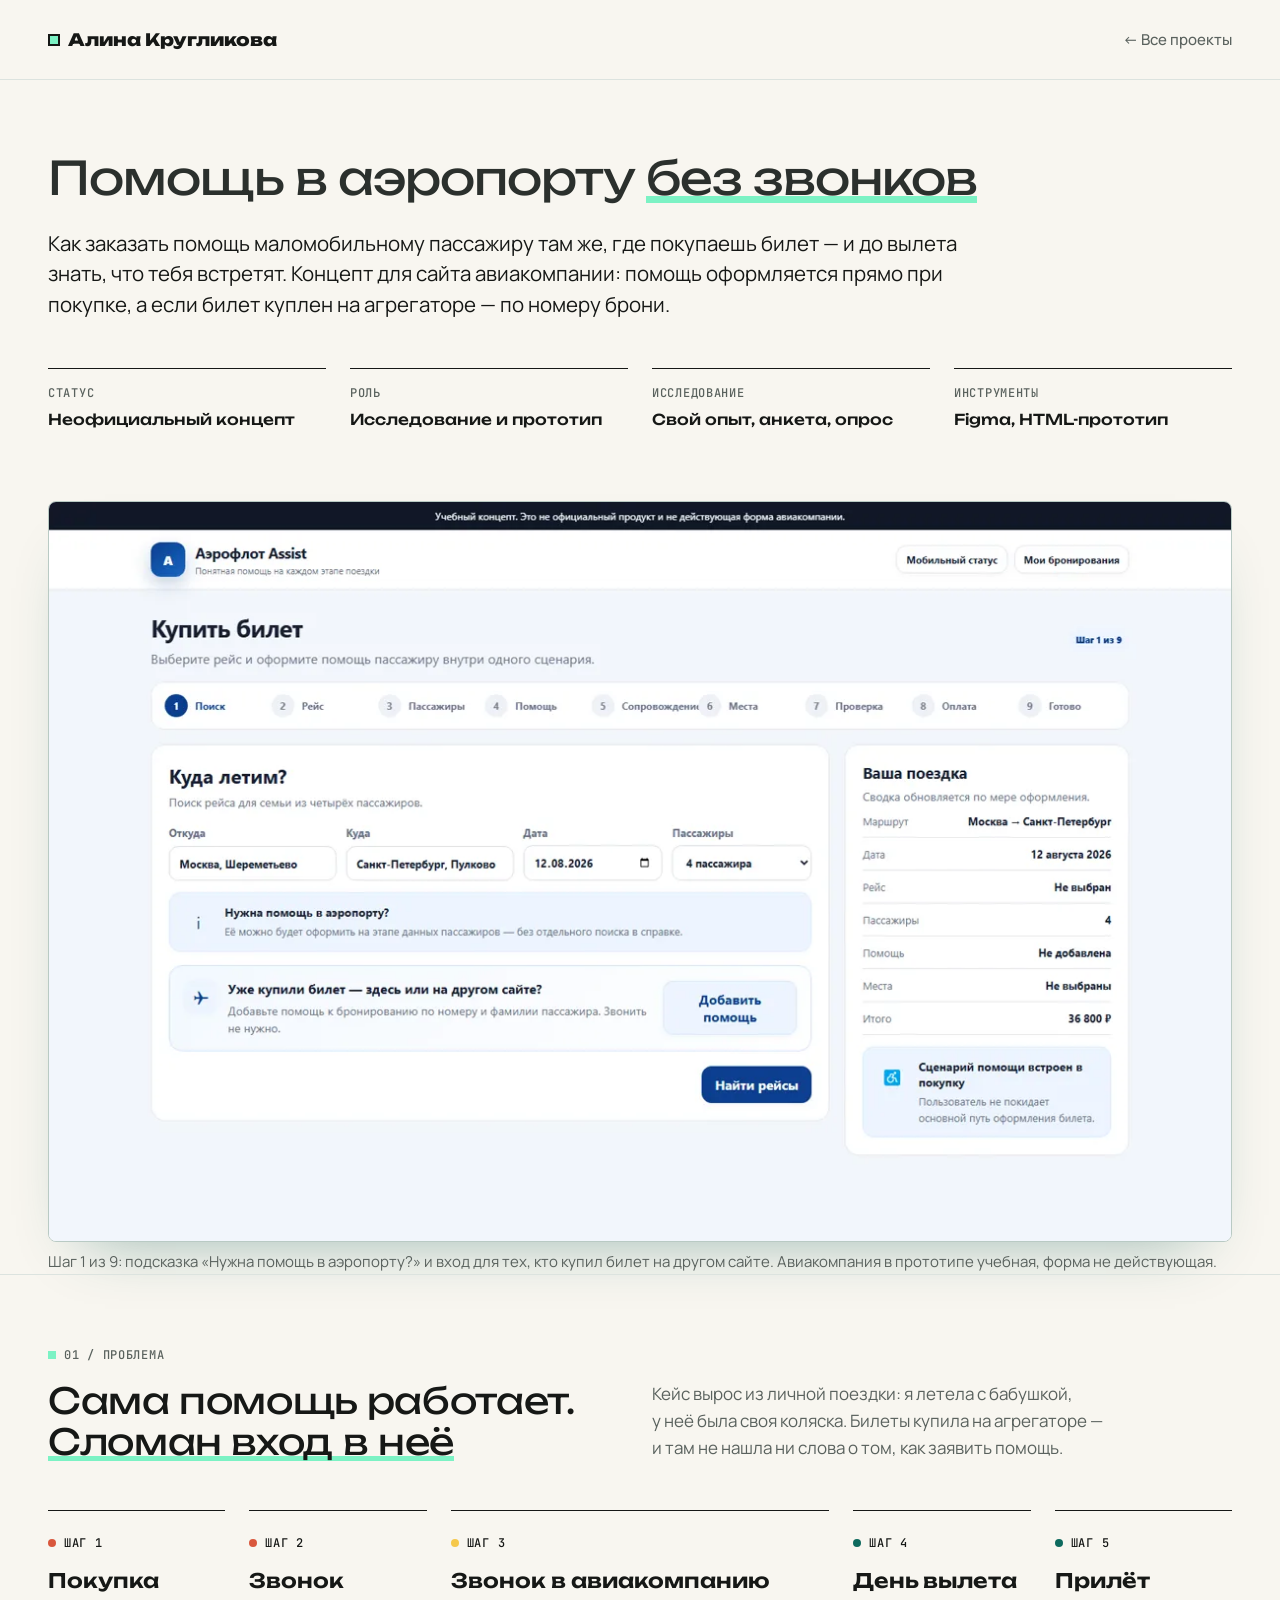
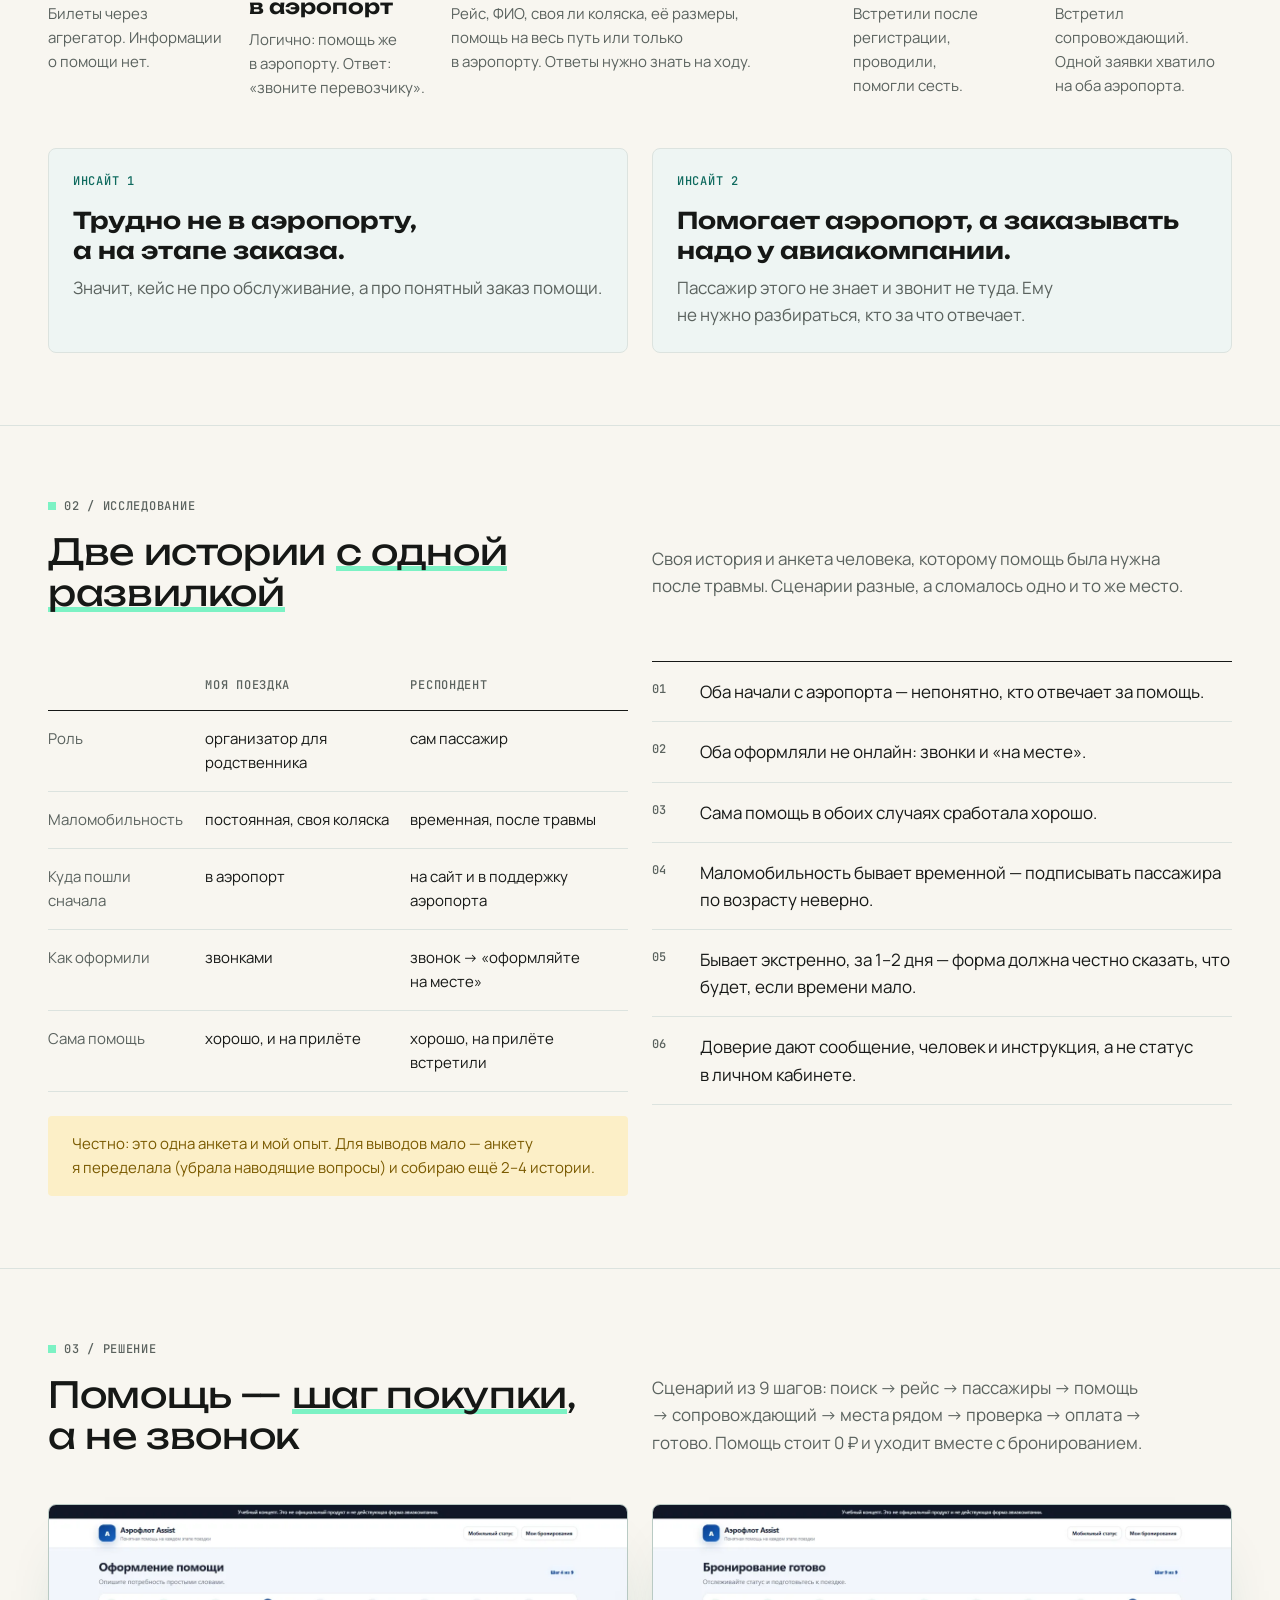
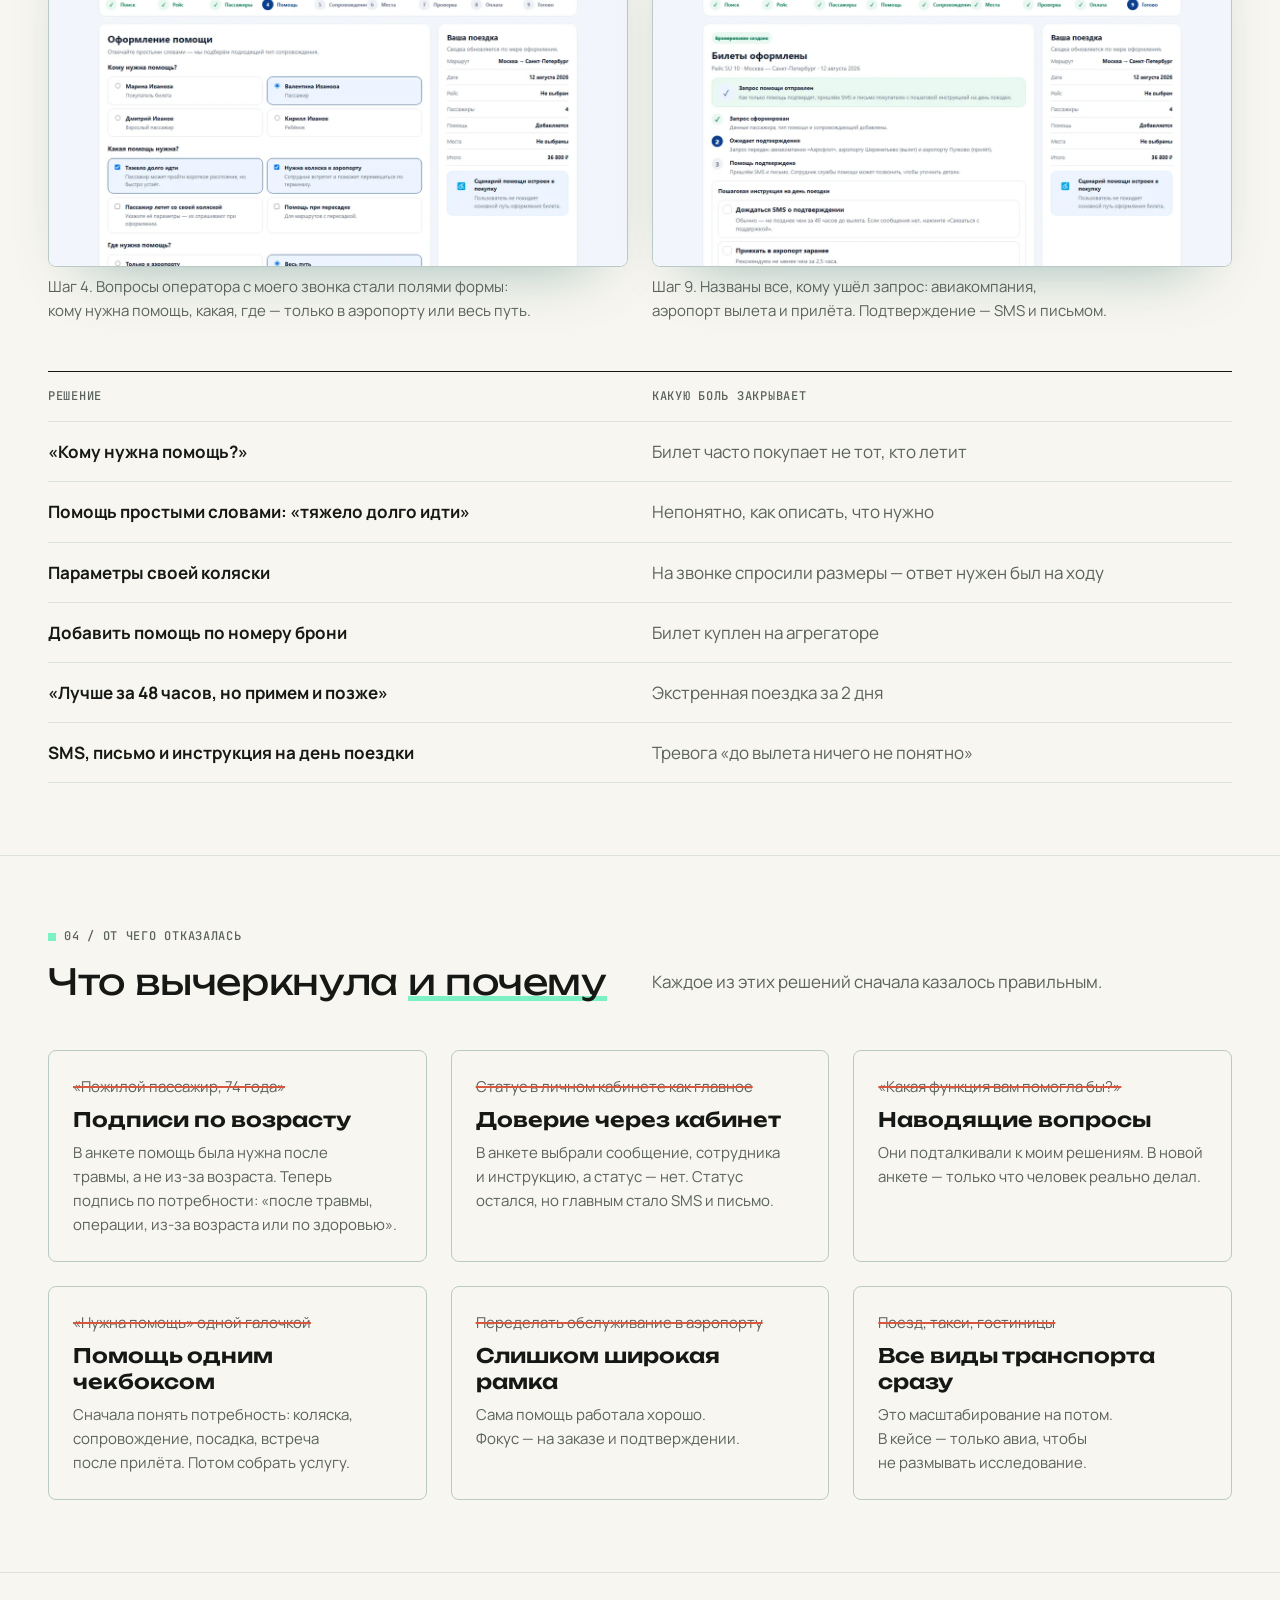
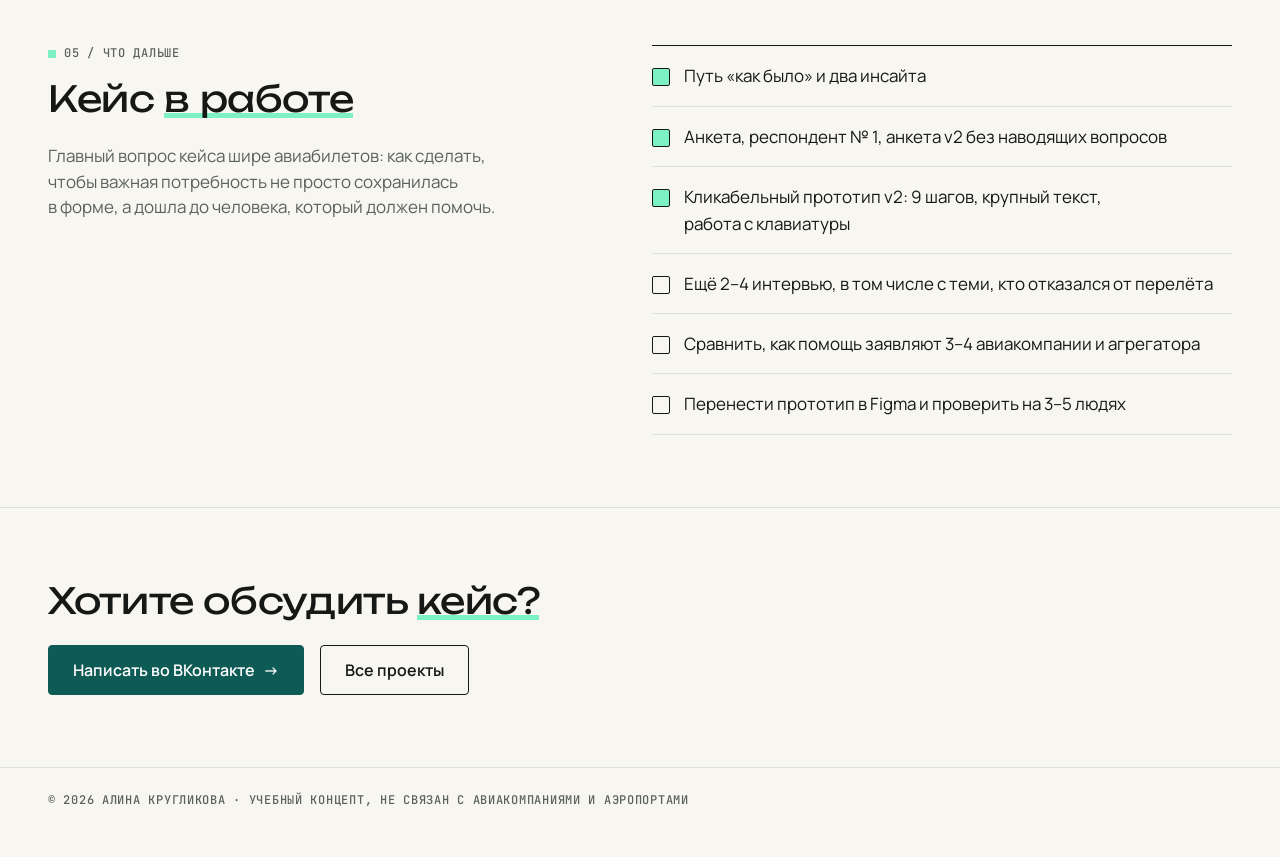
<file: case-bilety.html>
<!doctype html>
<html lang="ru">
<head>
<meta charset="utf-8">
<meta name="viewport" content="width=device-width, initial-scale=1">
<title>Помощь в аэропорту — кейс</title>
<meta name="description" content="Кейс Алины Кругликовой: как заказать помощь маломобильному пассажиру там же, где покупаешь билет. Концепт, неофициальный редизайн.">
<link rel="icon" href="data:image/svg+xml,%3Csvg xmlns='http://www.w3.org/2000/svg' viewBox='0 0 32 32'%3E%3Crect x='4' y='4' width='24' height='24' fill='%237CF2C4' stroke='%23161816' stroke-width='4'/%3E%3C/svg%3E">
<meta property="og:type" content="website">
<meta property="og:title" content="Помощь в аэропорту без звонков — кейс">
<meta property="og:description" content="Как заказать помощь маломобильному пассажиру там же, где покупаешь билет. Концепт.">
<meta property="og:image" content="https://alinakruhlikova.github.io/img/case-help.webp">
<meta name="theme-color" content="#F8F6F0">
<link rel="preconnect" href="https://fonts.googleapis.com">
<link rel="preconnect" href="https://fonts.gstatic.com" crossorigin>
<link href="https://fonts.googleapis.com/css2?family=Unbounded:wght@400;500;600;800&family=Manrope:wght@400;500;700&family=JetBrains+Mono:wght@400;500&display=swap" rel="stylesheet">
<link rel="stylesheet" href="case.css">
</head>
<body>
<header>
  <a class="logo" href="index.html"><i></i><span>Алина Кругликова</span></a>
  <a class="back" href="index.html#cases">← Все проекты</a>
</header>

<main>
<section class="top">
  <div class="wrap">
    <div class="hd">
      <h1>Помощь в&nbsp;аэропорту <em>без&nbsp;звонков</em></h1>
      <p class="lead">Как заказать помощь маломобильному пассажиру там&nbsp;же, где покупаешь билет&nbsp;— и&nbsp;до&nbsp;вылета знать, что тебя встретят. Концепт для сайта авиакомпании: помощь оформляется прямо при покупке, а&nbsp;если билет куплен на&nbsp;агрегаторе&nbsp;— по&nbsp;номеру&nbsp;брони.</p>
    </div>
    <div class="facts">
      <div class="fact"><span class="mono">Статус</span><b>Неофициальный концепт</b></div>
      <div class="fact"><span class="mono">Роль</span><b>Исследование и&nbsp;прототип</b></div>
      <div class="fact"><span class="mono">Исследование</span><b>Свой опыт, анкета, опрос</b></div>
      <div class="fact"><span class="mono">Инструменты</span><b>Figma, HTML-прототип</b></div>
    </div>
  </div>
</section>

<div class="wrap">
  <figure class="shot"><img src="img/scr-bilety.webp" alt="Первый шаг прототипа: поиск рейса и подсказка, где оформить помощь"></figure>
  <figcaption>Шаг 1 из&nbsp;9: подсказка «Нужна помощь в&nbsp;аэропорту?» и&nbsp;вход для тех, кто купил билет на&nbsp;другом сайте. Авиакомпания в&nbsp;прототипе учебная, форма не&nbsp;действующая.</figcaption>
</div>

<section class="part">
  <div class="wrap">
    <div class="part-head">
      <div>
        <div class="label mono"><i></i>01 / Проблема</div>
        <h2>Сама помощь работает. <em>Сломан вход в&nbsp;неё</em></h2>
      </div>
      <p>Кейс вырос из&nbsp;личной поездки: я&nbsp;летела с&nbsp;бабушкой, у&nbsp;неё была своя коляска. Билеты купила на&nbsp;агрегаторе&nbsp;— и&nbsp;там не&nbsp;нашла ни&nbsp;слова о&nbsp;том, как заявить помощь.</p>
    </div>
    <div class="journey">
      <div class="step"><div class="n mono"><i class="dot bad"></i>Шаг 1</div><h3>Покупка</h3><p>Билеты через агрегатор. Информации о&nbsp;помощи нет.</p></div>
      <div class="step"><div class="n mono"><i class="dot bad"></i>Шаг 2</div><h3>Звонок в&nbsp;аэропорт</h3><p>Логично: помощь&nbsp;же в&nbsp;аэропорту. Ответ: «звоните перевозчику».</p></div>
      <div class="step"><div class="n mono"><i class="dot mid"></i>Шаг 3</div><h3>Звонок в&nbsp;авиакомпанию</h3><p>Рейс, ФИО, своя ли коляска, её&nbsp;размеры, помощь на&nbsp;весь путь или только в&nbsp;аэропорту. Ответы нужно знать на&nbsp;ходу.</p></div>
      <div class="step"><div class="n mono"><i class="dot ok"></i>Шаг 4</div><h3>День вылета</h3><p>Встретили после регистрации, проводили, помогли сесть.</p></div>
      <div class="step"><div class="n mono"><i class="dot ok"></i>Шаг 5</div><h3>Прилёт</h3><p>Встретил сопровождающий. Одной заявки хватило на&nbsp;оба аэропорта.</p></div>
    </div>
    <div class="insights">
      <div class="insight"><span class="mono">Инсайт 1</span><blockquote>Трудно не&nbsp;в&nbsp;аэропорту, а&nbsp;на&nbsp;этапе заказа.</blockquote><p>Значит, кейс не&nbsp;про обслуживание, а&nbsp;про понятный заказ помощи.</p></div>
      <div class="insight"><span class="mono">Инсайт 2</span><blockquote>Помогает аэропорт, а&nbsp;заказывать надо у&nbsp;авиакомпании.</blockquote><p>Пассажир этого не&nbsp;знает и&nbsp;звонит не&nbsp;туда. Ему не&nbsp;нужно разбираться, кто за&nbsp;что отвечает.</p></div>
    </div>
  </div>
</section>

<section class="part">
  <div class="wrap">
    <div class="part-head">
      <div>
        <div class="label mono"><i></i>02 / Исследование</div>
        <h2>Две истории <em>с&nbsp;одной развилкой</em></h2>
      </div>
      <p>Своя история и&nbsp;анкета человека, которому помощь была нужна после травмы. Сценарии разные, а&nbsp;сломалось одно и&nbsp;то&nbsp;же место.</p>
    </div>
    <div class="research">
      <div>
        <table class="compare">
          <thead><tr><th></th><th>Моя поездка</th><th>Респондент</th></tr></thead>
          <tbody>
            <tr><td class="muted">Роль</td><td>организатор для родственника</td><td>сам пассажир</td></tr>
            <tr><td class="muted">Маломобильность</td><td>постоянная, своя коляска</td><td>временная, после травмы</td></tr>
            <tr><td class="muted">Куда пошли сначала</td><td>в&nbsp;аэропорт</td><td>на&nbsp;сайт и&nbsp;в&nbsp;поддержку аэропорта</td></tr>
            <tr><td class="muted">Как оформили</td><td>звонками</td><td>звонок → «оформляйте на&nbsp;месте»</td></tr>
            <tr><td class="muted">Сама помощь</td><td>хорошо, и&nbsp;на&nbsp;прилёте</td><td>хорошо, на&nbsp;прилёте встретили</td></tr>
          </tbody>
        </table>
        <p class="honest">Честно: это одна анкета и&nbsp;мой опыт. Для выводов мало&nbsp;— анкету я&nbsp;переделала (убрала наводящие вопросы) и&nbsp;собираю ещё 2–4&nbsp;истории.</p>
      </div>
      <ol class="patterns">
        <li>Оба начали с&nbsp;аэропорта&nbsp;— непонятно, кто отвечает за&nbsp;помощь.</li>
        <li>Оба оформляли не&nbsp;онлайн: звонки и&nbsp;«на&nbsp;месте».</li>
        <li>Сама помощь в&nbsp;обоих случаях сработала хорошо.</li>
        <li>Маломобильность бывает временной&nbsp;— подписывать пассажира по&nbsp;возрасту неверно.</li>
        <li>Бывает экстренно, за&nbsp;1–2&nbsp;дня&nbsp;— форма должна честно сказать, что будет, если времени мало.</li>
        <li>Доверие дают сообщение, человек и&nbsp;инструкция, а&nbsp;не&nbsp;статус в&nbsp;личном кабинете.</li>
      </ol>
    </div>
  </div>
</section>

<section class="part">
  <div class="wrap">
    <div class="part-head">
      <div>
        <div class="label mono"><i></i>03 / Решение</div>
        <h2>Помощь&nbsp;— <em>шаг покупки</em>, а&nbsp;не&nbsp;звонок</h2>
      </div>
      <p>Сценарий из&nbsp;9&nbsp;шагов: поиск → рейс → пассажиры → помощь → сопровождающий → места рядом → проверка → оплата → готово. Помощь стоит 0&nbsp;₽ и&nbsp;уходит вместе с&nbsp;бронированием.</p>
    </div>
    <div class="solution">
      <figure><div class="shot"><img src="img/case-help.webp" alt="Шаг «Оформление помощи»: кому нужна помощь, какая и где" loading="lazy"></div><figcaption>Шаг 4. Вопросы оператора с&nbsp;моего звонка стали полями формы: кому нужна помощь, какая, где&nbsp;— только в&nbsp;аэропорту или весь путь.</figcaption></figure>
      <figure><div class="shot"><img src="img/case-done.webp" alt="Шаг «Готово»: статус запроса и инструкция на день поездки" loading="lazy"></div><figcaption>Шаг 9. Названы все, кому ушёл запрос: авиакомпания, аэропорт вылета и&nbsp;прилёта. Подтверждение&nbsp;— SMS и&nbsp;письмом.</figcaption></figure>
      <div>
        <div class="map">
          <div class="map-row map-h"><span>Решение</span><span>Какую боль закрывает</span></div>
          <div class="map-row"><span>«Кому нужна помощь?»</span><span>Билет часто покупает не&nbsp;тот, кто летит</span></div>
          <div class="map-row"><span>Помощь простыми словами: «тяжело долго идти»</span><span>Непонятно, как описать, что нужно</span></div>
          <div class="map-row"><span>Параметры своей коляски</span><span>На&nbsp;звонке спросили размеры&nbsp;— ответ нужен был на&nbsp;ходу</span></div>
          <div class="map-row"><span>Добавить помощь по&nbsp;номеру брони</span><span>Билет куплен на&nbsp;агрегаторе</span></div>
          <div class="map-row"><span>«Лучше за&nbsp;48&nbsp;часов, но&nbsp;примем и&nbsp;позже»</span><span>Экстренная поездка за&nbsp;2&nbsp;дня</span></div>
          <div class="map-row"><span>SMS, письмо и&nbsp;инструкция на&nbsp;день поездки</span><span>Тревога «до&nbsp;вылета ничего не&nbsp;понятно»</span></div>
        </div>
      </div>
    </div>
  </div>
</section>

<section class="part">
  <div class="wrap">
    <div class="part-head">
      <div>
        <div class="label mono"><i></i>04 / От&nbsp;чего отказалась</div>
        <h2>Что вычеркнула <em>и&nbsp;почему</em></h2>
      </div>
      <p>Каждое из&nbsp;этих решений сначала казалось правильным.</p>
    </div>
    <div class="no">
      <div class="no-card"><p class="was">«Пожилой пассажир, 74&nbsp;года»</p><h3>Подписи по&nbsp;возрасту</h3><p>В&nbsp;анкете помощь была нужна после травмы, а&nbsp;не&nbsp;из-за возраста. Теперь подпись по&nbsp;потребности: «после травмы, операции, из-за возраста или по&nbsp;здоровью».</p></div>
      <div class="no-card"><p class="was">Статус в&nbsp;личном кабинете как главное</p><h3>Доверие через кабинет</h3><p>В&nbsp;анкете выбрали сообщение, сотрудника и&nbsp;инструкцию, а&nbsp;статус&nbsp;— нет. Статус остался, но&nbsp;главным стало SMS и&nbsp;письмо.</p></div>
      <div class="no-card"><p class="was">«Какая функция вам помогла&nbsp;бы?»</p><h3>Наводящие вопросы</h3><p>Они подталкивали к&nbsp;моим решениям. В&nbsp;новой анкете&nbsp;— только что человек реально делал.</p></div>
      <div class="no-card"><p class="was">«Нужна помощь» одной галочкой</p><h3>Помощь одним чекбоксом</h3><p>Сначала понять потребность: коляска, сопровождение, посадка, встреча после прилёта. Потом собрать услугу.</p></div>
      <div class="no-card"><p class="was">Переделать обслуживание в&nbsp;аэропорту</p><h3>Слишком широкая рамка</h3><p>Сама помощь работала хорошо. Фокус&nbsp;— на&nbsp;заказе и&nbsp;подтверждении.</p></div>
      <div class="no-card"><p class="was">Поезд, такси, гостиницы</p><h3>Все виды транспорта сразу</h3><p>Это масштабирование на&nbsp;потом. В&nbsp;кейсе&nbsp;— только авиа, чтобы не&nbsp;размывать исследование.</p></div>
    </div>
  </div>
</section>

<section class="part">
  <div class="wrap next">
    <div>
      <div class="label mono"><i></i>05 / Что дальше</div>
      <h2>Кейс <em>в&nbsp;работе</em></h2>
      <p class="lead muted">Главный вопрос кейса шире авиабилетов: как сделать, чтобы важная потребность не&nbsp;просто сохранилась в&nbsp;форме, а&nbsp;дошла до&nbsp;человека, который должен помочь.</p>
    </div>
    <ul class="todo">
      <li class="done">Путь «как было» и&nbsp;два инсайта</li>
      <li class="done">Анкета, респондент №&nbsp;1, анкета v2 без наводящих вопросов</li>
      <li class="done">Кликабельный прототип v2: 9&nbsp;шагов, крупный текст, работа с&nbsp;клавиатуры</li>
      <li>Ещё 2–4&nbsp;интервью, в&nbsp;том числе с&nbsp;теми, кто отказался от&nbsp;перелёта</li>
      <li>Сравнить, как помощь заявляют 3–4&nbsp;авиакомпании и&nbsp;агрегатора</li>
      <li>Перенести прототип в&nbsp;Figma и&nbsp;проверить на&nbsp;3–5&nbsp;людях</li>
    </ul>
  </div>
</section>

<div class="wrap end">
  <h2>Хотите обсудить <em>кейс?</em></h2>
  <div class="btns">
    <a class="btn btn-ink" href="https://vk.ru/diz_alinak" target="_blank" rel="noopener">Написать во&nbsp;ВКонтакте <span>→</span></a>
    <a class="btn" href="index.html#cases">Все проекты</a>
  </div>
</div>
</main>
<footer><div class="wrap mono">© 2026 Алина Кругликова · Учебный концепт, не&nbsp;связан с&nbsp;авиакомпаниями и&nbsp;аэропортами</div></footer>
</body>
</html>
</file>
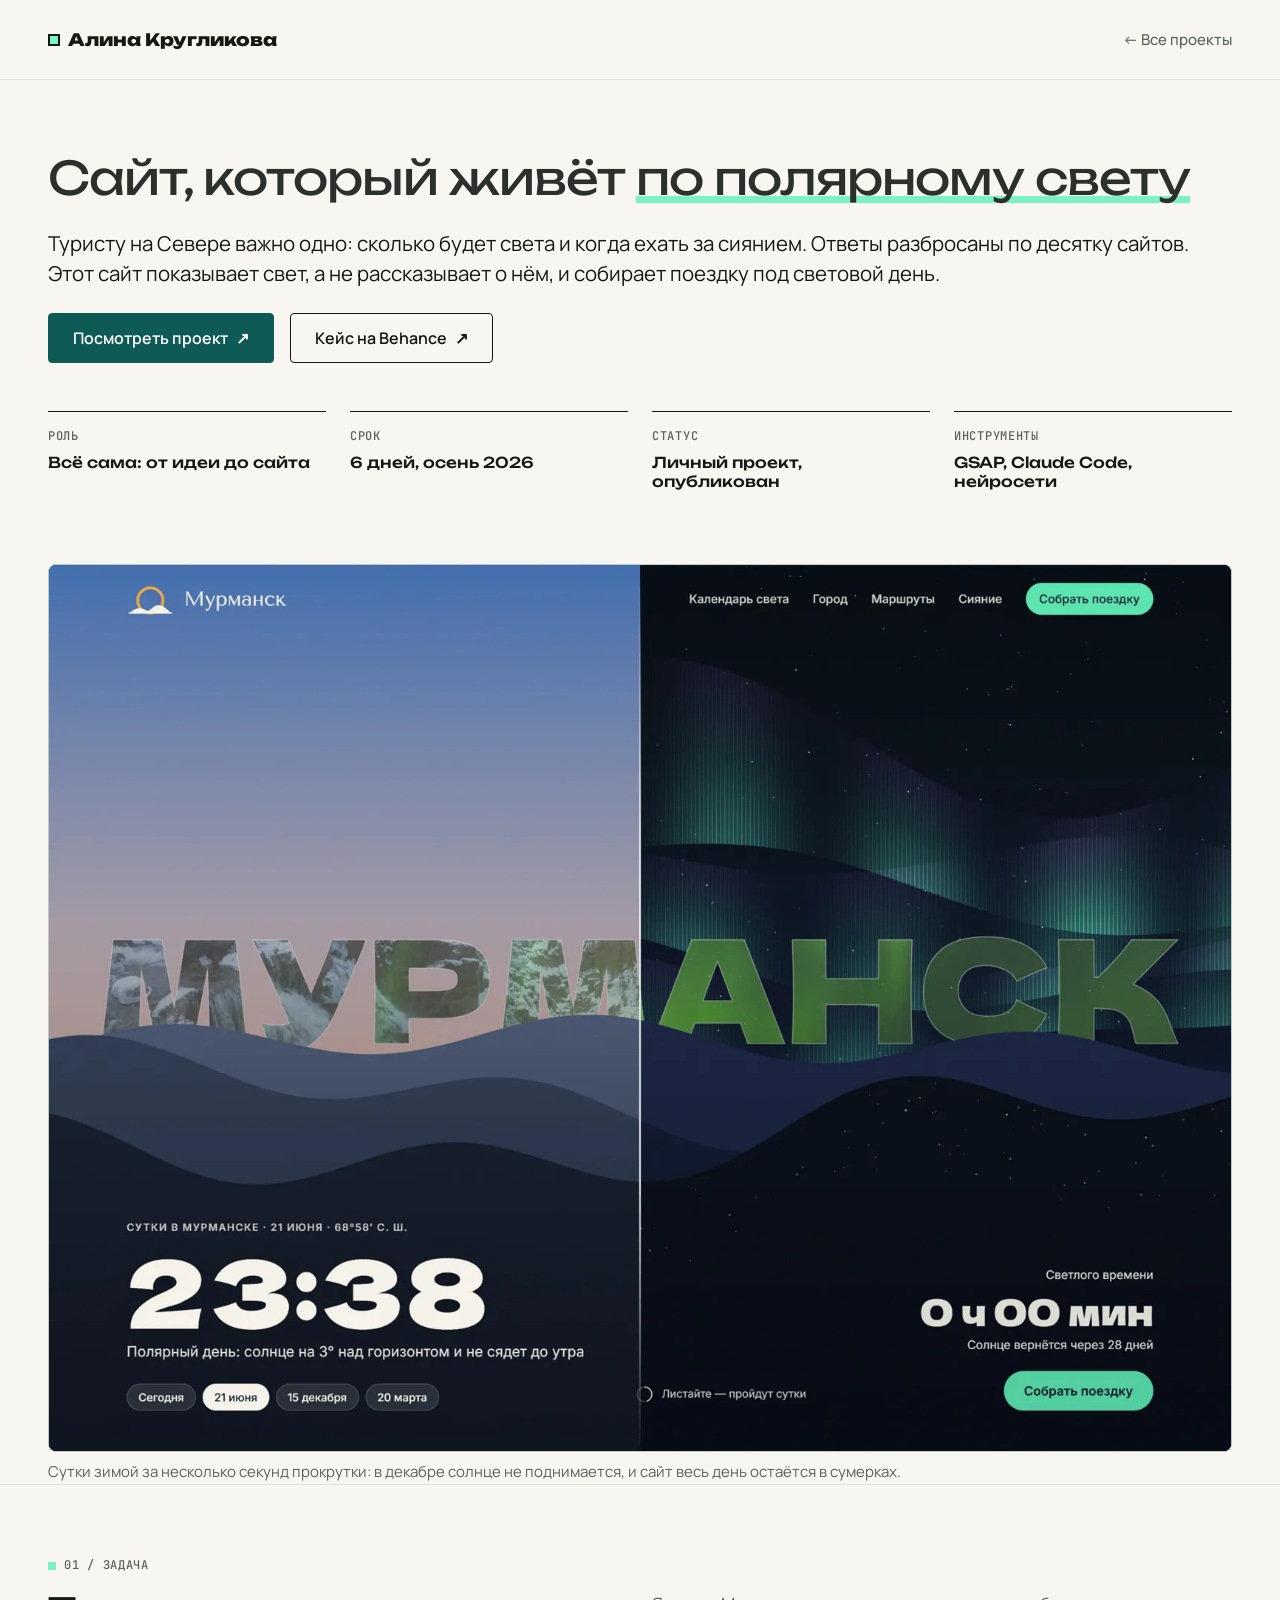
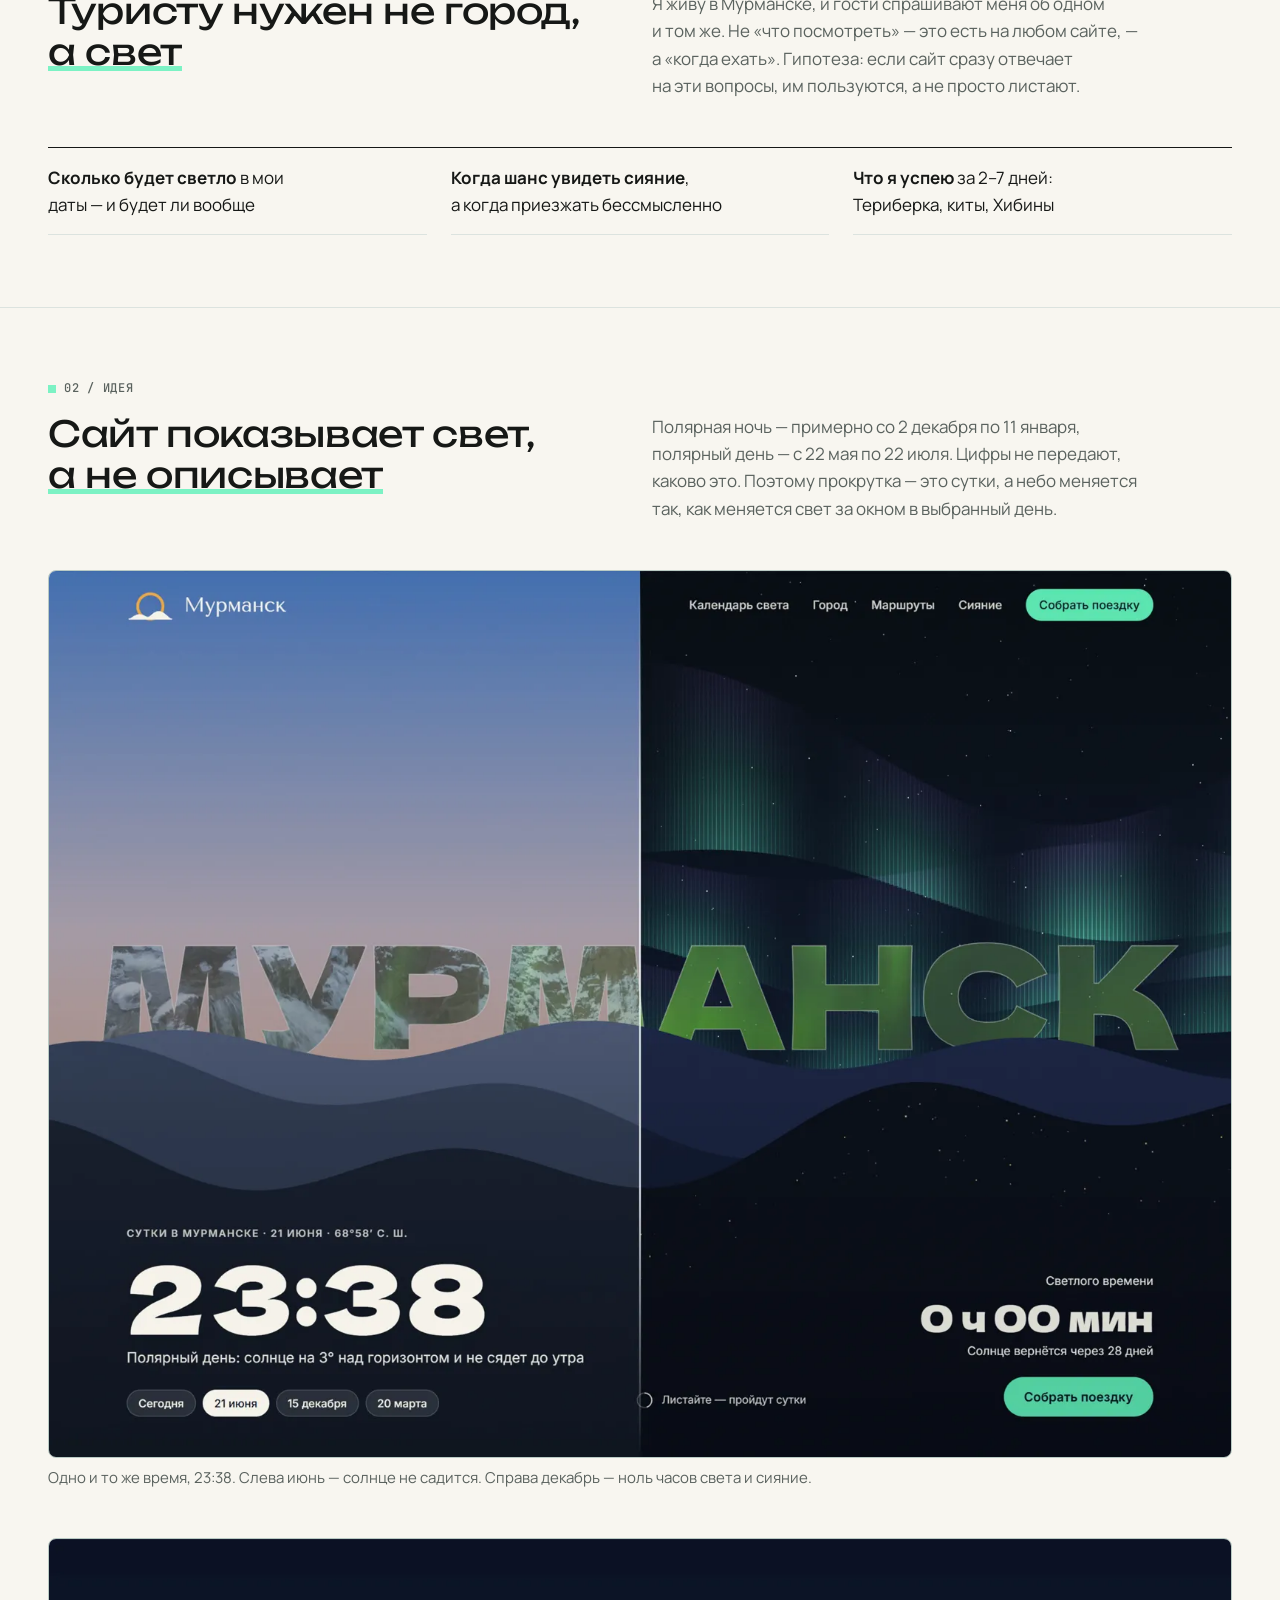
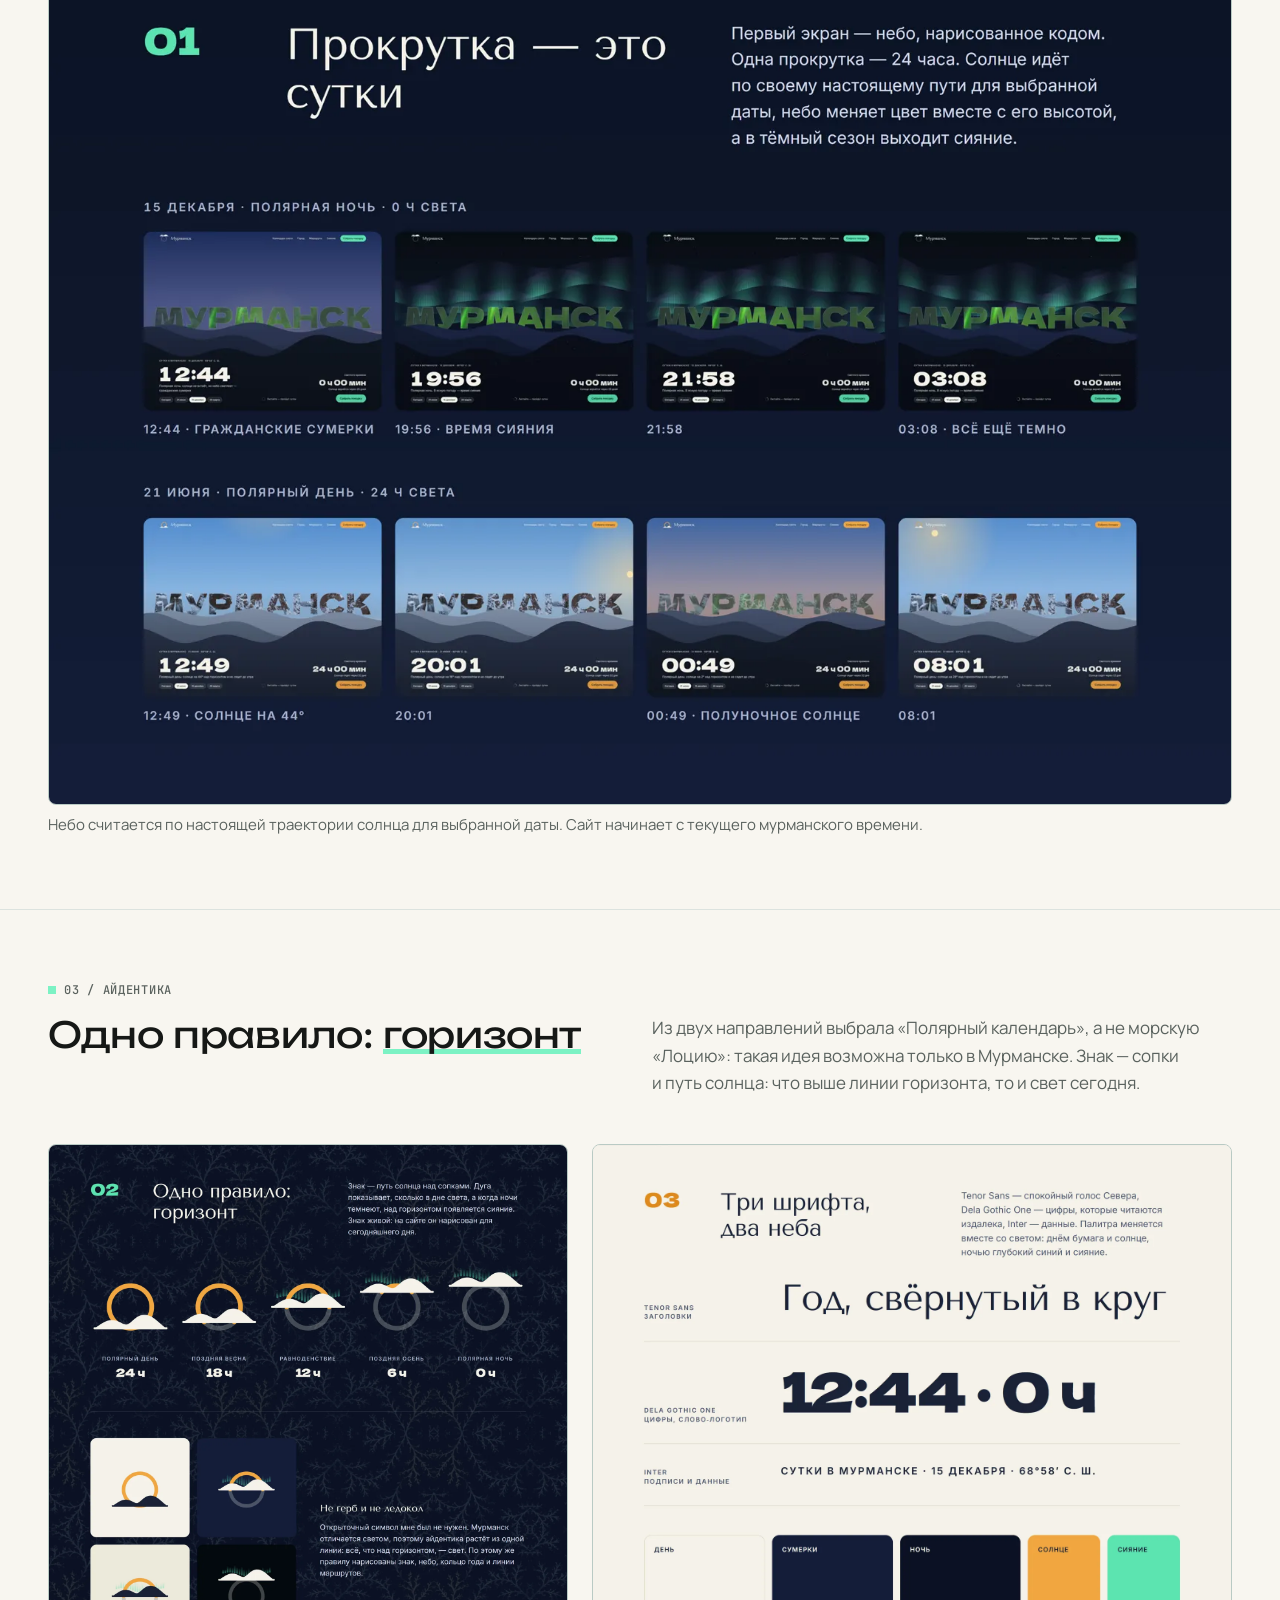
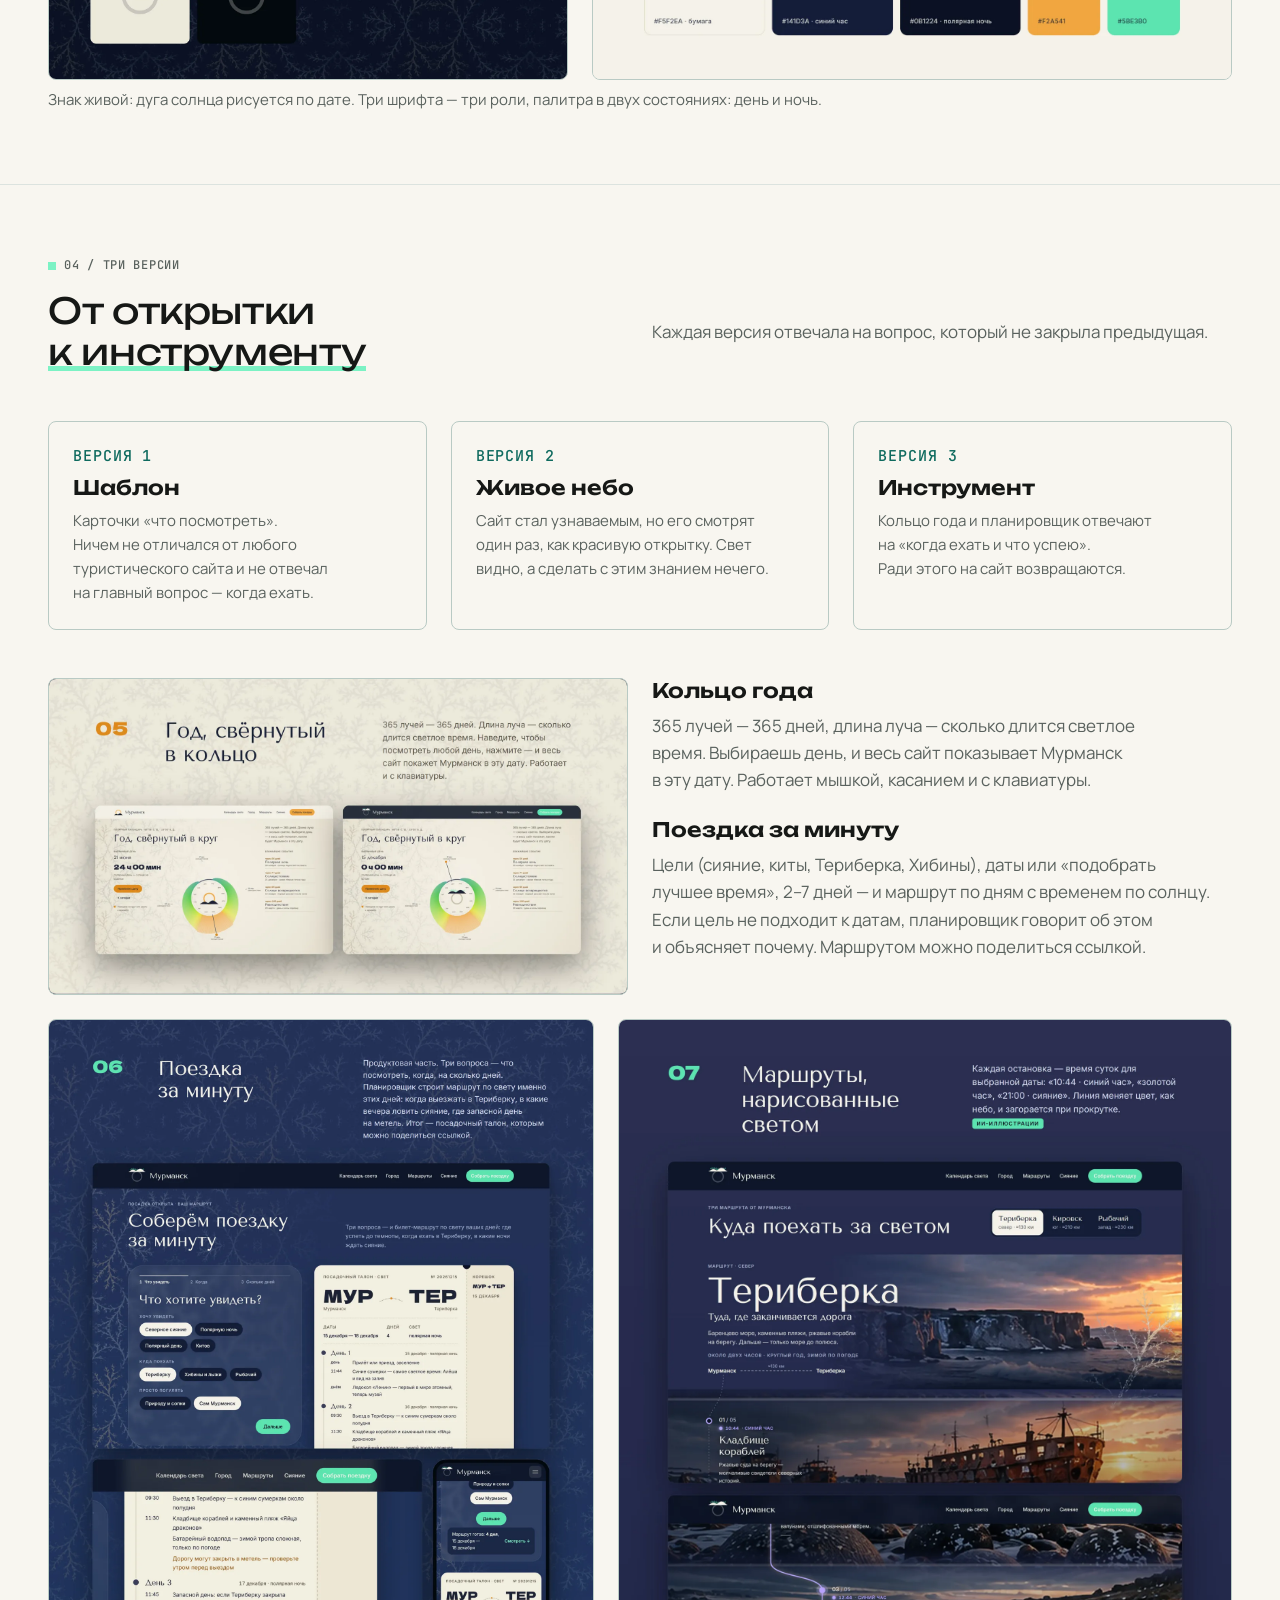
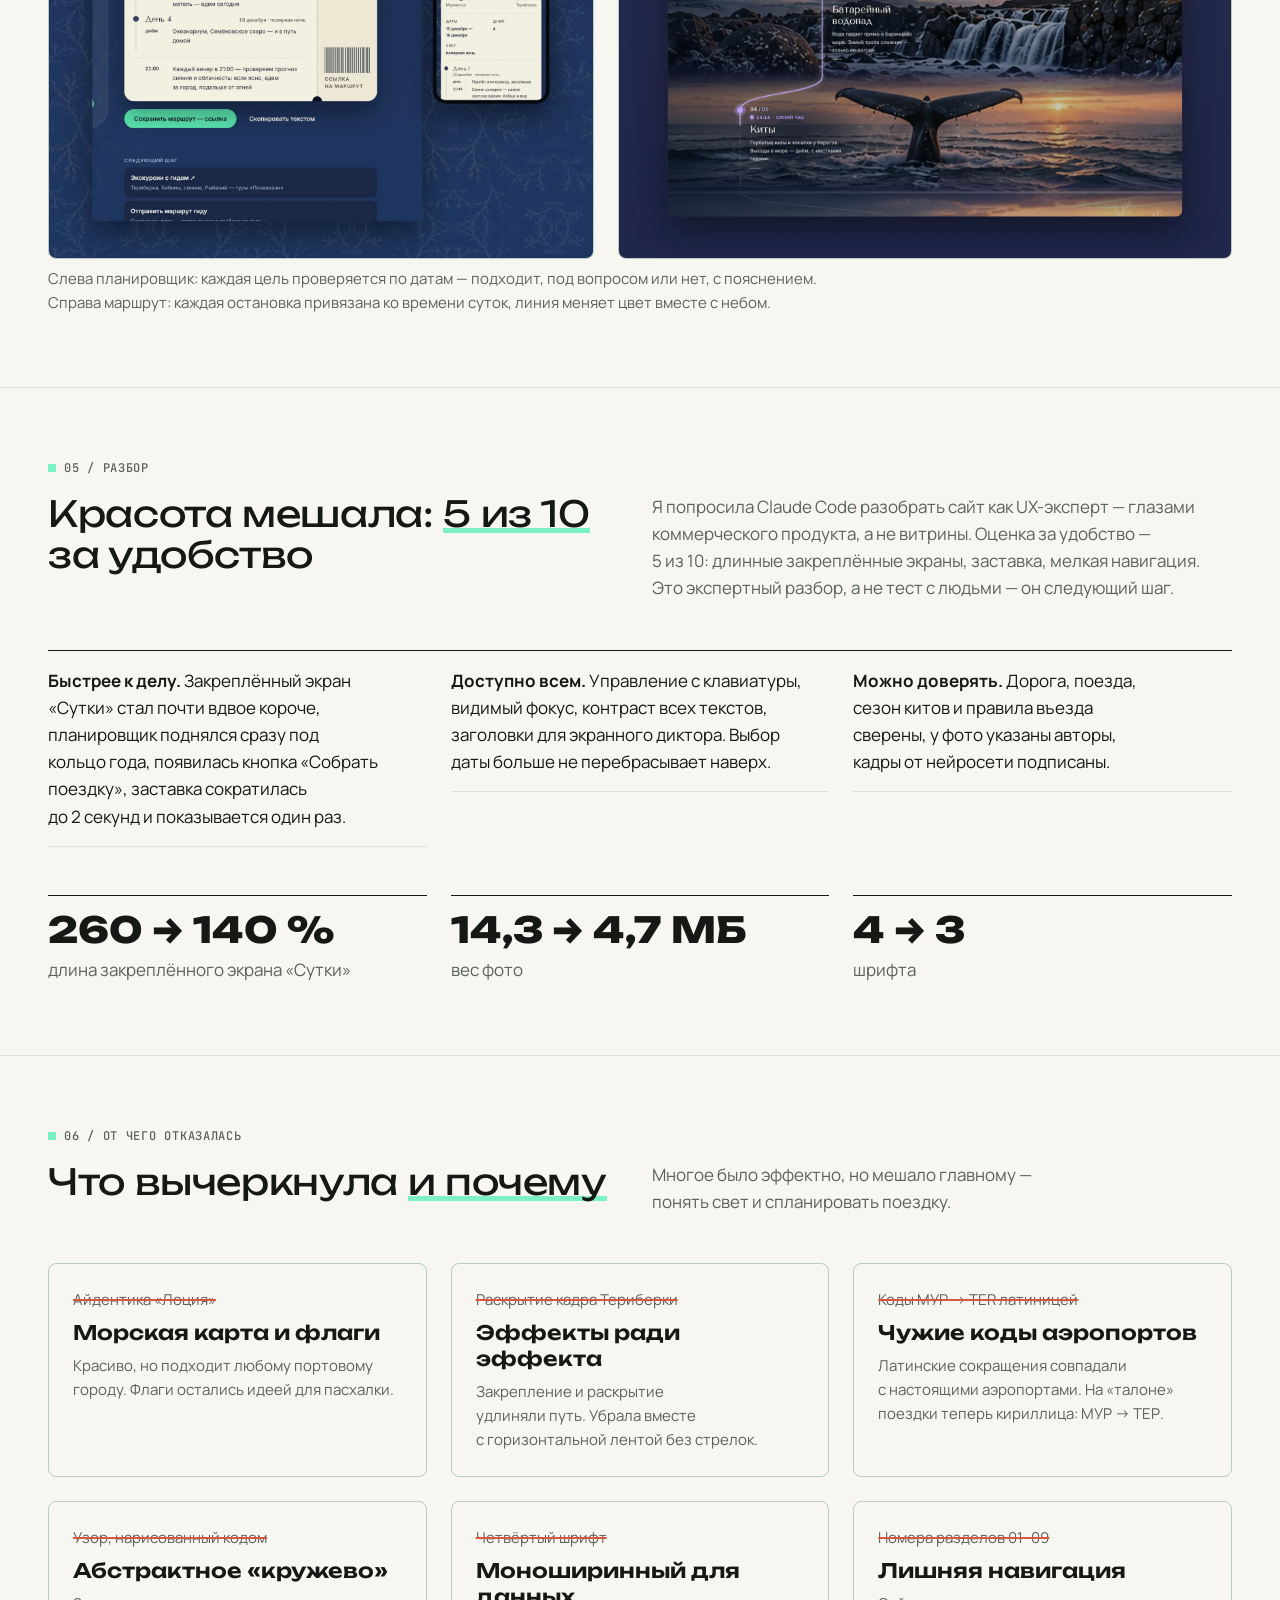
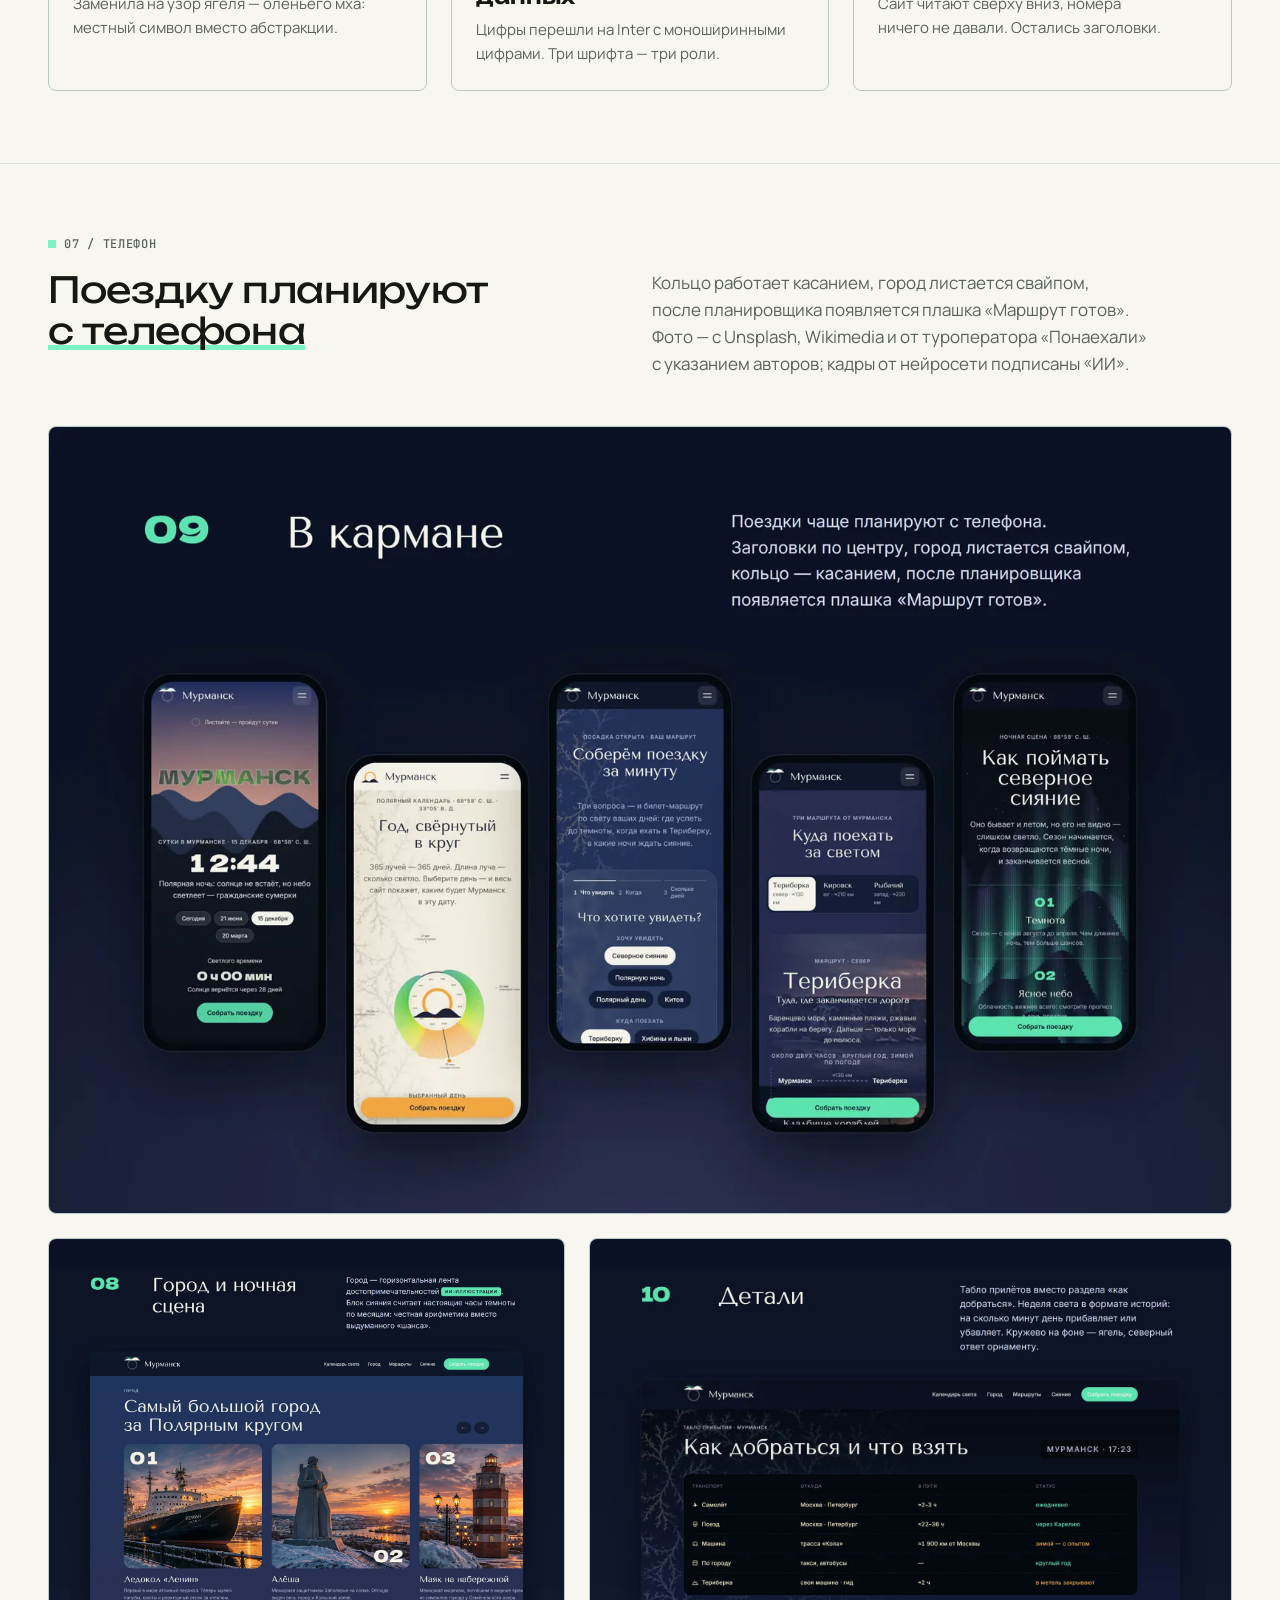
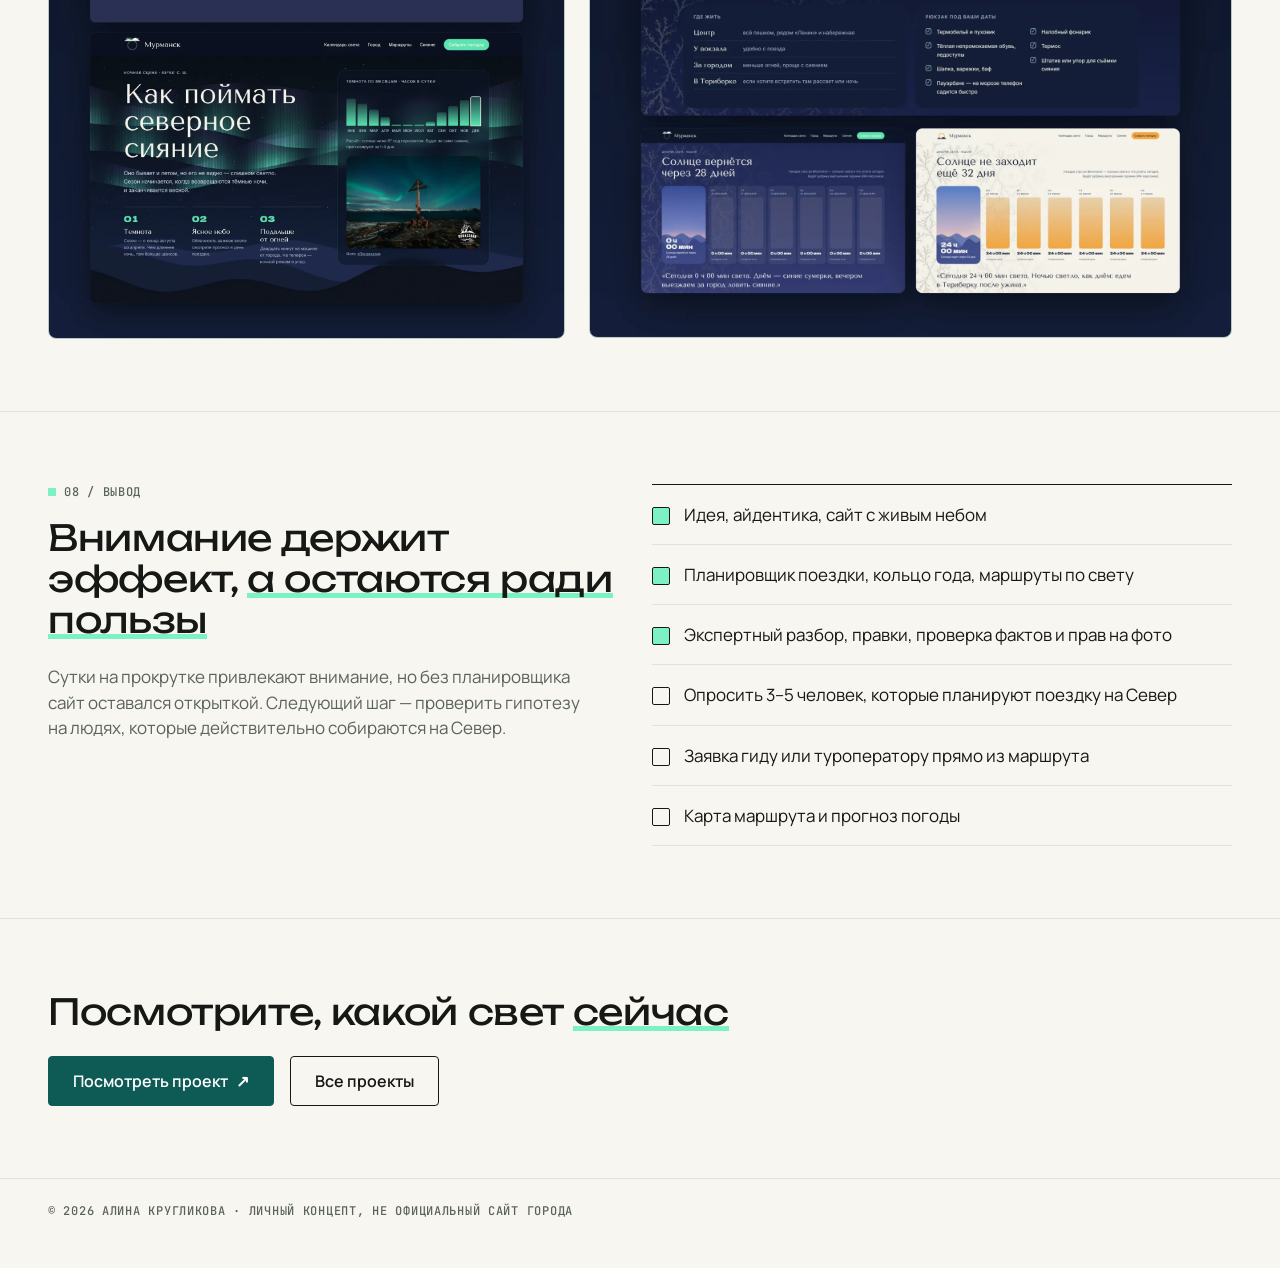
<file: case-murmansk.html>
<!doctype html>
<html lang="ru">
<head>
<meta charset="utf-8">
<meta name="viewport" content="width=device-width, initial-scale=1">
<title>Сайт Мурманска — кейс</title>
<meta name="description" content="Кейс Алины Кругликовой: концепт-сайт Мурманска, который показывает полярный свет и помогает спланировать поездку под световой день.">
<link rel="icon" href="data:image/svg+xml,%3Csvg xmlns='http://www.w3.org/2000/svg' viewBox='0 0 32 32'%3E%3Crect x='4' y='4' width='24' height='24' fill='%237CF2C4' stroke='%23161816' stroke-width='4'/%3E%3C/svg%3E">
<meta property="og:type" content="website">
<meta property="og:title" content="Сайт Мурманска — кейс">
<meta property="og:description" content="Концепт-сайт, который живёт по полярному свету, и планировщик поездки под световой день.">
<meta property="og:image" content="https://alinakruhlikova.github.io/img/mur/m01.webp">
<meta name="theme-color" content="#F8F6F0">
<link rel="preconnect" href="https://fonts.googleapis.com">
<link rel="preconnect" href="https://fonts.gstatic.com" crossorigin>
<link href="https://fonts.googleapis.com/css2?family=Unbounded:wght@400;500;600;800&family=Manrope:wght@400;500;700&family=JetBrains+Mono:wght@400;500&display=swap" rel="stylesheet">
<link rel="stylesheet" href="case.css">
<style>
/* первый экран: текст и кнопки в одной колонке */
.top .lead{max-width:var(--measure);text-wrap:pretty}
.top .cta-row{justify-content:flex-start;align-items:center}
</style>
</head>
<body>
<header>
  <a class="logo" href="index.html"><i></i><span>Алина Кругликова</span></a>
  <a class="back" href="index.html#cases">← Все проекты</a>
</header>

<main>
<section class="top">
  <div class="wrap">
    <div class="hd">
      <h1>Сайт, который живёт <em>по&nbsp;полярному свету</em></h1>
      <p class="lead">Туристу на&nbsp;Севере важно одно: сколько будет света и&nbsp;когда ехать за&nbsp;сиянием. Ответы разбросаны по&nbsp;десятку сайтов. Этот сайт показывает свет, а&nbsp;не&nbsp;рассказывает о&nbsp;нём, и&nbsp;собирает поездку под&nbsp;световой&nbsp;день.</p>
    </div>
    <div class="cta-row">
      <a class="btn btn-ink" href="https://alinakruhlikova.github.io/murmansk/" target="_blank" rel="noopener">Посмотреть проект <span>↗</span></a>
      <a class="btn" href="https://www.behance.net/gallery/256683977/Murmansk-a-website-that-lives-by-polar-light" target="_blank" rel="noopener">Кейс на&nbsp;Behance <span>↗</span></a>
    </div>
    <div class="facts">
      <div class="fact"><span class="mono">Роль</span><b>Всё сама: от&nbsp;идеи до&nbsp;сайта</b></div>
      <div class="fact"><span class="mono">Срок</span><b>6&nbsp;дней, осень 2026</b></div>
      <div class="fact"><span class="mono">Статус</span><b>Личный проект, опубликован</b></div>
      <div class="fact"><span class="mono">Инструменты</span><b>GSAP, Claude Code, нейросети</b></div>
    </div>
  </div>
</section>

<div class="wrap">
  <figure class="frame-img"><video src="img/mur/sutki-zima.mp4" autoplay muted loop playsinline poster="img/mur/m01.webp" aria-label="Запись экрана: сутки в Мурманске зимой при прокрутке"></video></figure>
  <figcaption>Сутки зимой за&nbsp;несколько секунд прокрутки: в&nbsp;декабре солнце не&nbsp;поднимается, и&nbsp;сайт весь день остаётся в&nbsp;сумерках.</figcaption>
</div>

<section class="part">
  <div class="wrap">
    <div class="part-head">
      <div>
        <div class="label mono"><i></i>01 / Задача</div>
        <h2>Туристу нужен не&nbsp;город, <em>а&nbsp;свет</em></h2>
      </div>
      <p>Я&nbsp;живу в&nbsp;Мурманске, и&nbsp;гости спрашивают меня об&nbsp;одном и&nbsp;том&nbsp;же. Не&nbsp;«что посмотреть»&nbsp;— это есть на&nbsp;любом сайте,&nbsp;— а&nbsp;«когда ехать». Гипотеза: если сайт сразу отвечает на&nbsp;эти вопросы, им&nbsp;пользуются, а&nbsp;не&nbsp;просто листают.</p>
    </div>
    <ul class="fixes">
      <li><b>Сколько будет светло</b> в&nbsp;мои даты&nbsp;— и&nbsp;будет&nbsp;ли вообще</li>
      <li><b>Когда шанс увидеть сияние</b>, а&nbsp;когда приезжать бессмысленно</li>
      <li><b>Что я&nbsp;успею</b> за&nbsp;2–7&nbsp;дней: Териберка, киты, Хибины</li>
    </ul>
  </div>
</section>

<section class="part">
  <div class="wrap">
    <div class="part-head">
      <div>
        <div class="label mono"><i></i>02 / Идея</div>
        <h2>Сайт показывает свет, <em>а&nbsp;не&nbsp;описывает</em></h2>
      </div>
      <p>Полярная ночь&nbsp;— примерно со&nbsp;2&nbsp;декабря по&nbsp;11&nbsp;января, полярный день&nbsp;— с&nbsp;22&nbsp;мая по&nbsp;22&nbsp;июля. Цифры не&nbsp;передают, каково это. Поэтому прокрутка&nbsp;— это сутки, а&nbsp;небо меняется так, как меняется свет за&nbsp;окном в&nbsp;выбранный день.</p>
    </div>
    <div class="stack">
      <figure class="frame-img"><img src="img/mur/m01.webp" alt="Первый экран сайта в 23:38 в июне и в декабре" loading="lazy"></figure>
      <figcaption>Одно и&nbsp;то&nbsp;же время, 23:38. Слева июнь&nbsp;— солнце не&nbsp;садится. Справа декабрь&nbsp;— ноль часов света и&nbsp;сияние.</figcaption>
      <figure class="frame-img"><img src="img/mur/m03.webp" alt="Как меняется небо на сайте в течение суток в декабре и в июне" loading="lazy"></figure>
      <figcaption>Небо считается по&nbsp;настоящей траектории солнца для выбранной даты. Сайт начинает с&nbsp;текущего мурманского времени.</figcaption>
    </div>
  </div>
</section>

<section class="part">
  <div class="wrap">
    <div class="part-head">
      <div>
        <div class="label mono"><i></i>03 / Айдентика</div>
        <h2>Одно правило: <em>горизонт</em></h2>
      </div>
      <p>Из&nbsp;двух направлений выбрала «Полярный календарь», а&nbsp;не&nbsp;морскую «Лоцию»: такая идея возможна только в&nbsp;Мурманске. Знак&nbsp;— сопки и&nbsp;путь солнца: что выше линии горизонта, то&nbsp;и&nbsp;свет сегодня.</p>
    </div>
    <div class="fit">
      <figure class="frame-img" style="flex:0.970"><img src="img/mur/m06.webp" alt="Знак «Горизонт» в разных состояниях: полярный день, равноденствие, полярная ночь" loading="lazy"></figure>
      <figure class="frame-img" style="flex:1.194"><img src="img/mur/m07.webp" alt="Шрифты Tenor Sans, Dela Gothic One, Inter и палитра день, сумерки, ночь" loading="lazy"></figure>
    </div>
    <figcaption>Знак живой: дуга солнца рисуется по&nbsp;дате. Три шрифта&nbsp;— три роли, палитра в&nbsp;двух состояниях: день и&nbsp;ночь.</figcaption>
  </div>
</section>

<section class="part">
  <div class="wrap">
    <div class="part-head">
      <div>
        <div class="label mono"><i></i>04 / Три версии</div>
        <h2>От&nbsp;открытки <em>к&nbsp;инструменту</em></h2>
      </div>
      <p>Каждая версия отвечала на&nbsp;вопрос, который не&nbsp;закрыла предыдущая.</p>
    </div>
    <div class="no">
      <div class="no-card"><p class="mono">Версия 1</p><h3>Шаблон</h3><p>Карточки «что посмотреть». Ничем не&nbsp;отличался от&nbsp;любого туристического сайта и&nbsp;не&nbsp;отвечал на&nbsp;главный вопрос&nbsp;— когда ехать.</p></div>
      <div class="no-card"><p class="mono">Версия 2</p><h3>Живое небо</h3><p>Сайт стал узнаваемым, но&nbsp;его смотрят один раз, как красивую открытку. Свет видно, а&nbsp;сделать с&nbsp;этим знанием нечего.</p></div>
      <div class="no-card"><p class="mono">Версия 3</p><h3>Инструмент</h3><p>Кольцо года и&nbsp;планировщик отвечают на&nbsp;«когда ехать и&nbsp;что успею». Ради этого на&nbsp;сайт возвращаются.</p></div>
    </div>
    <div class="stack">
      <div class="cols">
        <figure class="frame-img"><video src="img/mur/ring.mp4" autoplay muted loop playsinline poster="img/mur/m09.webp" aria-label="Запись экрана: кольцо года, выбор даты"></video></figure>
        <div>
          <h3>Кольцо года</h3>
          <p class="muted">365 лучей&nbsp;— 365 дней, длина луча&nbsp;— сколько длится светлое время. Выбираешь день, и&nbsp;весь сайт показывает Мурманск в&nbsp;эту дату. Работает мышкой, касанием и&nbsp;с&nbsp;клавиатуры.</p>
          <h3>Поездка за&nbsp;минуту</h3>
          <p class="muted">Цели (сияние, киты, Териберка, Хибины), даты или «подобрать лучшее время», 2–7&nbsp;дней&nbsp;— и&nbsp;маршрут по&nbsp;дням с&nbsp;временем по&nbsp;солнцу. Если цель не&nbsp;подходит к&nbsp;датам, планировщик говорит об&nbsp;этом и&nbsp;объясняет почему. Маршрутом можно поделиться ссылкой.</p>
        </div>
      </div>
      <div class="fit">
        <figure class="frame-img" style="flex:0.649"><img src="img/mur/m11.webp" alt="Планировщик: цели, даты и маршрут по дням" loading="lazy"></figure>
        <figure class="frame-img" style="flex:0.730"><img src="img/mur/m12.webp" alt="Маршруты: линия света через Териберку" loading="lazy"></figure>
      </div>
      <figcaption>Слева планировщик: каждая цель проверяется по&nbsp;датам&nbsp;— подходит, под вопросом или нет, с&nbsp;пояснением. Справа маршрут: каждая остановка привязана ко&nbsp;времени суток, линия меняет цвет вместе с&nbsp;небом.</figcaption>
    </div>
  </div>
</section>

<section class="part">
  <div class="wrap">
    <div class="part-head">
      <div>
        <div class="label mono"><i></i>05 / Разбор</div>
        <h2>Красота мешала: <em>5&nbsp;из&nbsp;10</em> за&nbsp;удобство</h2>
      </div>
      <p>Я&nbsp;попросила Claude Code разобрать сайт как UX-эксперт&nbsp;— глазами коммерческого продукта, а&nbsp;не&nbsp;витрины. Оценка за&nbsp;удобство&nbsp;— 5&nbsp;из&nbsp;10: длинные закреплённые экраны, заставка, мелкая навигация. Это экспертный разбор, а&nbsp;не&nbsp;тест с&nbsp;людьми&nbsp;— он&nbsp;следующий&nbsp;шаг.</p>
    </div>
    <ul class="fixes">
      <li><b>Быстрее к&nbsp;делу.</b> Закреплённый экран «Сутки» стал почти вдвое короче, планировщик поднялся сразу под кольцо года, появилась кнопка «Собрать поездку», заставка сократилась до&nbsp;2&nbsp;секунд и&nbsp;показывается один раз.</li>
      <li><b>Доступно всем.</b> Управление с&nbsp;клавиатуры, видимый фокус, контраст всех текстов, заголовки для экранного диктора. Выбор даты больше не&nbsp;перебрасывает наверх.</li>
      <li><b>Можно доверять.</b> Дорога, поезда, сезон китов и&nbsp;правила въезда сверены, у&nbsp;фото указаны авторы, кадры от&nbsp;нейросети подписаны.</li>
    </ul>
    <div class="nums">
      <div class="num"><b>260 → 140&nbsp;%</b><span>длина закреплённого экрана «Сутки»</span></div>
      <div class="num"><b>14,3 → 4,7&nbsp;МБ</b><span>вес фото</span></div>
      <div class="num"><b>4 → 3</b><span>шрифта</span></div>
    </div>
  </div>
</section>

<section class="part">
  <div class="wrap">
    <div class="part-head">
      <div>
        <div class="label mono"><i></i>06 / От&nbsp;чего отказалась</div>
        <h2>Что вычеркнула <em>и&nbsp;почему</em></h2>
      </div>
      <p>Многое было эффектно, но&nbsp;мешало главному&nbsp;— понять свет и&nbsp;спланировать поездку.</p>
    </div>
    <div class="no">
      <div class="no-card"><p class="was">Айдентика «Лоция»</p><h3>Морская карта и&nbsp;флаги</h3><p>Красиво, но&nbsp;подходит любому портовому городу. Флаги остались идеей для пасхалки.</p></div>
      <div class="no-card"><p class="was">Раскрытие кадра Териберки</p><h3>Эффекты ради эффекта</h3><p>Закрепление и&nbsp;раскрытие удлиняли путь. Убрала вместе с&nbsp;горизонтальной лентой без стрелок.</p></div>
      <div class="no-card"><p class="was">Коды МУР → TER латиницей</p><h3>Чужие коды аэропортов</h3><p>Латинские сокращения совпадали с&nbsp;настоящими аэропортами. На&nbsp;«талоне» поездки теперь кириллица: МУР → ТЕР.</p></div>
      <div class="no-card"><p class="was">Узор, нарисованный кодом</p><h3>Абстрактное «кружево»</h3><p>Заменила на&nbsp;узор ягеля&nbsp;— оленьего мха: местный символ вместо абстракции.</p></div>
      <div class="no-card"><p class="was">Четвёртый шрифт</p><h3>Моноширинный для данных</h3><p>Цифры перешли на&nbsp;Inter с&nbsp;моноширинными цифрами. Три шрифта&nbsp;— три роли.</p></div>
      <div class="no-card"><p class="was">Номера разделов 01–09</p><h3>Лишняя навигация</h3><p>Сайт читают сверху вниз, номера ничего не&nbsp;давали. Остались заголовки.</p></div>
    </div>
  </div>
</section>

<section class="part">
  <div class="wrap">
    <div class="part-head">
      <div>
        <div class="label mono"><i></i>07 / Телефон</div>
        <h2>Поездку планируют <em>с&nbsp;телефона</em></h2>
      </div>
      <p>Кольцо работает касанием, город листается свайпом, после планировщика появляется плашка «Маршрут готов». Фото&nbsp;— с&nbsp;Unsplash, Wikimedia и&nbsp;от&nbsp;туроператора «Понаехали» с&nbsp;указанием авторов; кадры от&nbsp;нейросети подписаны «ИИ».</p>
    </div>
    <div class="stack">
      <figure class="frame-img"><img src="img/mur/m14.webp" alt="Сайт на телефоне: пять экранов" loading="lazy"></figure>
      <div class="fit">
        <figure class="frame-img" style="flex:0.737"><img src="img/mur/m13.webp" alt="Город и ночная сцена с сиянием" loading="lazy"></figure>
        <figure class="frame-img" style="flex:0.917"><img src="img/mur/m15.webp" alt="Детали: как добраться, что взять, сколько света" loading="lazy"></figure>
      </div>
    </div>
  </div>
</section>

<section class="part">
  <div class="wrap next">
    <div>
      <div class="label mono"><i></i>08 / Вывод</div>
      <h2>Внимание держит эффект, <em>а&nbsp;остаются ради пользы</em></h2>
      <p class="lead muted">Сутки на&nbsp;прокрутке привлекают внимание, но&nbsp;без планировщика сайт оставался открыткой. Следующий шаг&nbsp;— проверить гипотезу на&nbsp;людях, которые действительно собираются на&nbsp;Север.</p>
    </div>
    <ul class="todo">
      <li class="done">Идея, айдентика, сайт с&nbsp;живым небом</li>
      <li class="done">Планировщик поездки, кольцо года, маршруты по&nbsp;свету</li>
      <li class="done">Экспертный разбор, правки, проверка фактов и&nbsp;прав на&nbsp;фото</li>
      <li>Опросить 3–5&nbsp;человек, которые планируют поездку на&nbsp;Север</li>
      <li>Заявка гиду или туроператору прямо из&nbsp;маршрута</li>
      <li>Карта маршрута и&nbsp;прогноз погоды</li>
    </ul>
  </div>
</section>

<div class="wrap end">
  <h2>Посмотрите, какой свет <em>сейчас</em></h2>
  <div class="btns">
    <a class="btn btn-ink" href="https://alinakruhlikova.github.io/murmansk/" target="_blank" rel="noopener">Посмотреть проект <span>↗</span></a>
    <a class="btn" href="index.html#cases">Все проекты</a>
  </div>
</div>
</main>
<footer><div class="wrap mono">© 2026 Алина Кругликова · Личный концепт, не&nbsp;официальный сайт города</div></footer>
<script>if(matchMedia('(prefers-reduced-motion: reduce)').matches)document.querySelectorAll('video').forEach(v=>{v.removeAttribute('autoplay');v.pause()})</script>
</body>
</html>
</file>
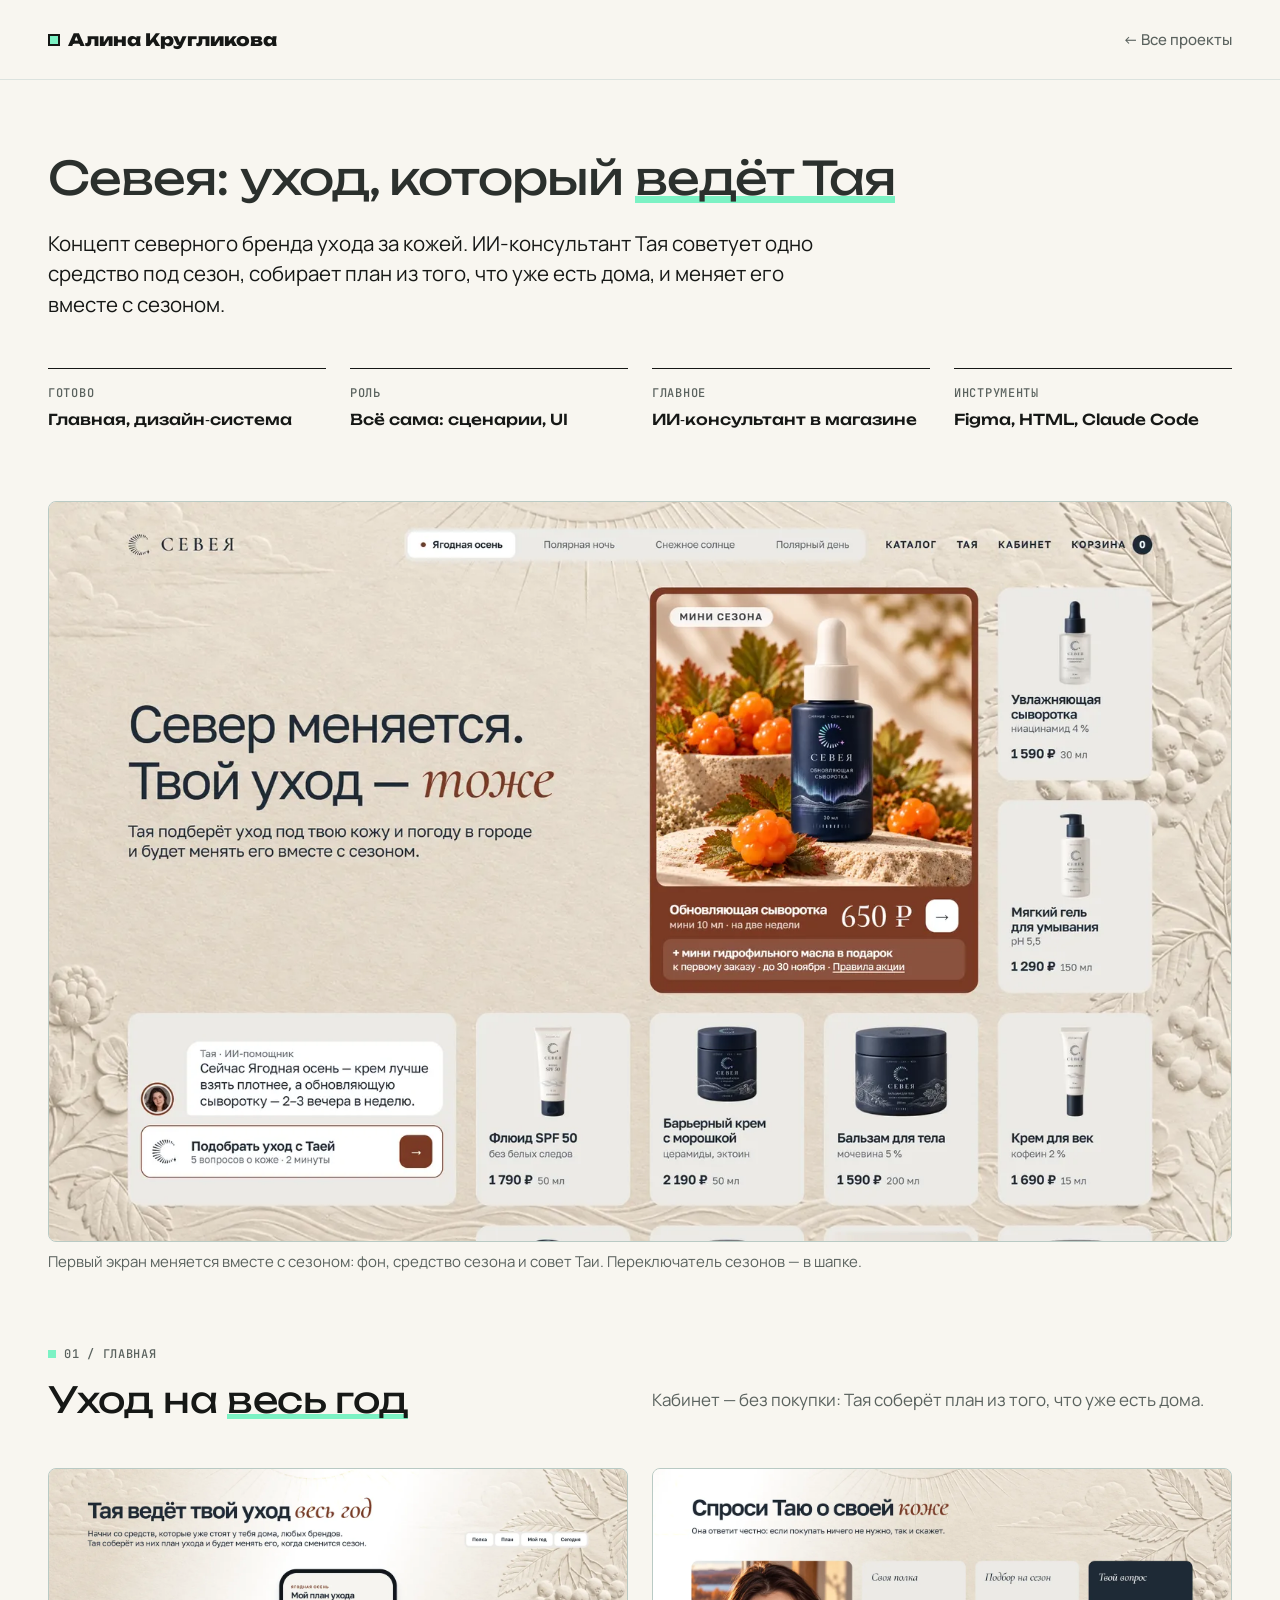
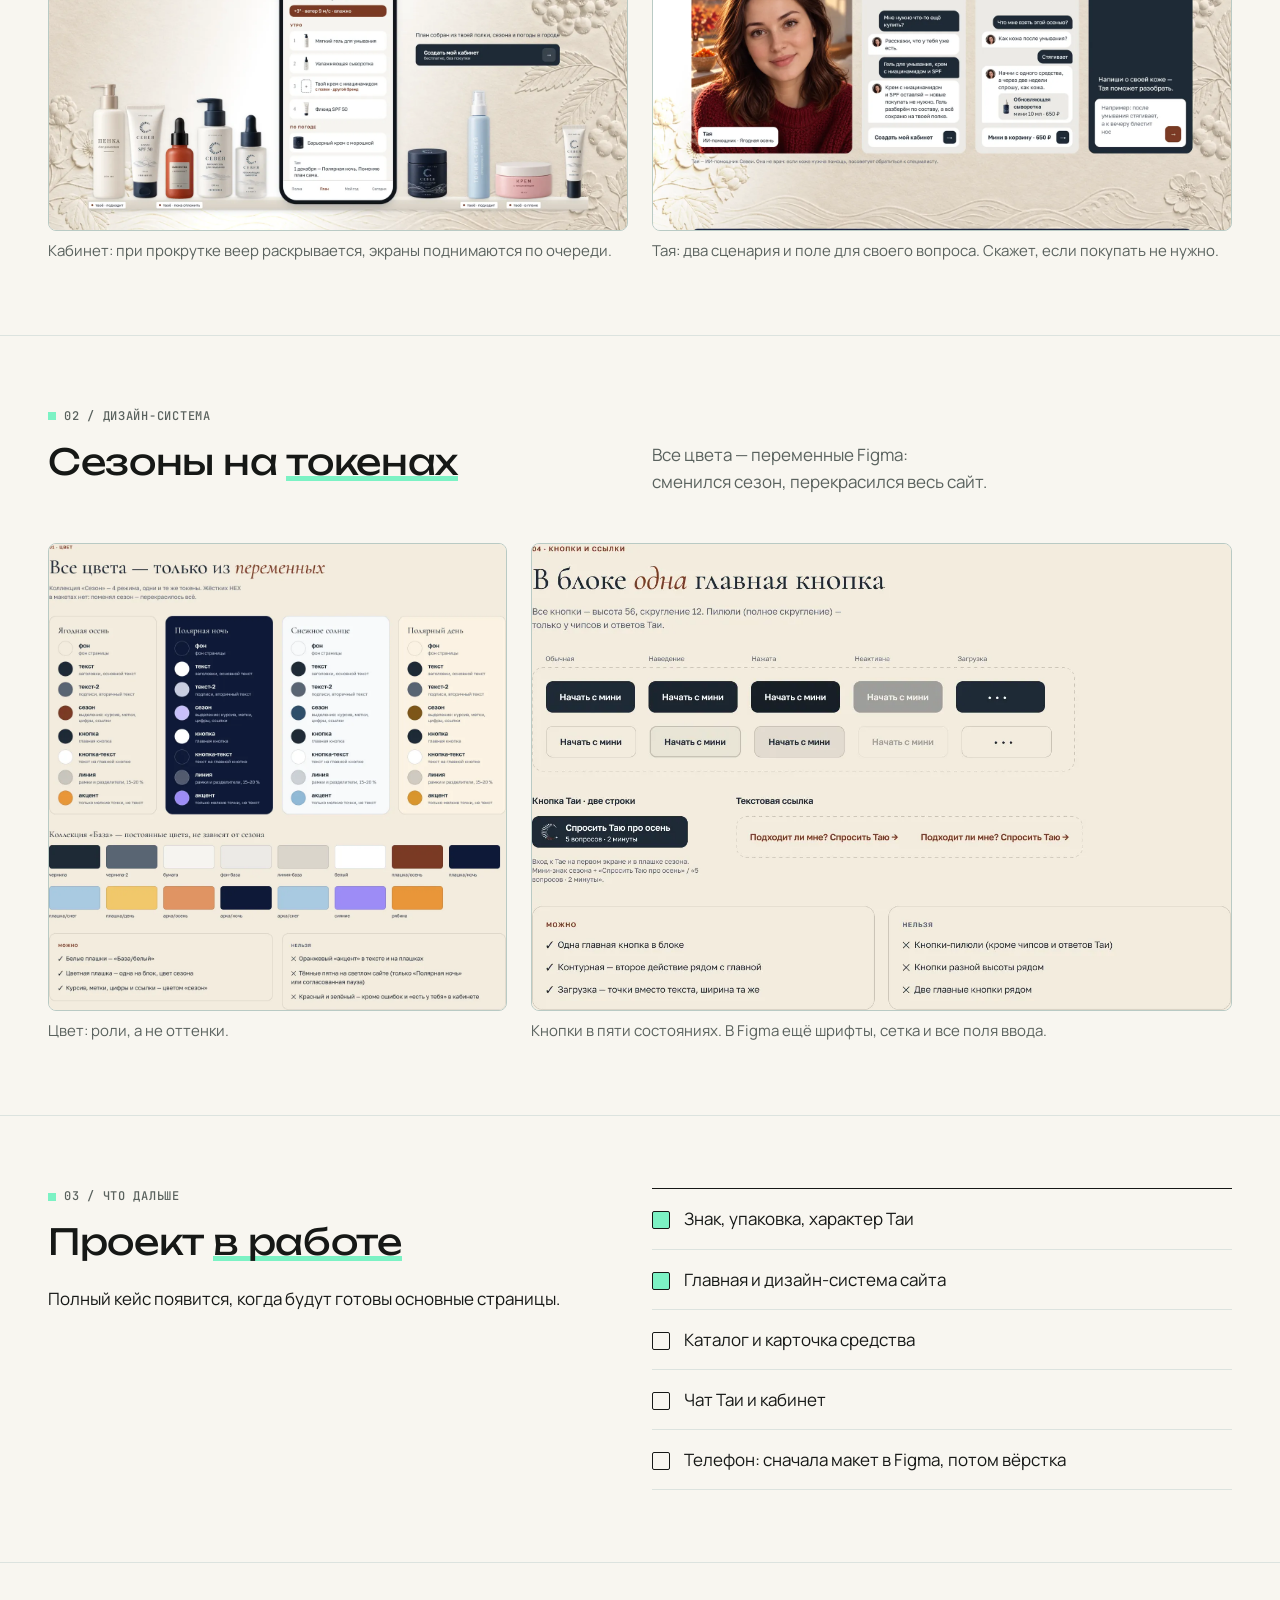
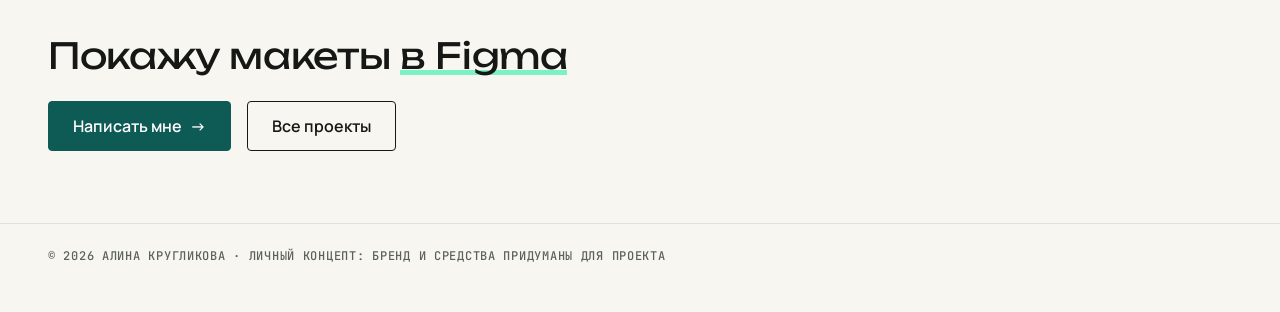
<file: case-seveya.html>
<!doctype html>
<html lang="ru">
<head>
<meta charset="utf-8">
<meta name="viewport" content="width=device-width, initial-scale=1">
<title>Севея — проект в работе</title>
<meta name="description" content="Проект Алины Кругликовой в работе: сайт бренда ухода за кожей с ИИ-консультантом Таей. Главная и дизайн-система сайта.">
<link rel="icon" href="data:image/svg+xml,%3Csvg xmlns='http://www.w3.org/2000/svg' viewBox='0 0 32 32'%3E%3Crect x='4' y='4' width='24' height='24' fill='%237CF2C4' stroke='%23161816' stroke-width='4'/%3E%3C/svg%3E">
<meta property="og:type" content="website">
<meta property="og:title" content="Севея — уход, который ведёт ИИ-консультант">
<meta property="og:description" content="Проект в работе: главная и дизайн-система сайта бренда ухода за кожей.">
<meta property="og:image" content="https://alinakruhlikova.github.io/img/sev/hero.webp">
<meta name="theme-color" content="#F8F6F0">
<link rel="preconnect" href="https://fonts.googleapis.com">
<link rel="preconnect" href="https://fonts.gstatic.com" crossorigin>
<link href="https://fonts.googleapis.com/css2?family=Unbounded:wght@400;500;600;800&family=Manrope:wght@400;500;700&family=JetBrains+Mono:wght@400;500&display=swap" rel="stylesheet">
<link rel="stylesheet" href="case.css">
<style>
/* Страница «в работе». Сетка, шкала и заголовки — как у остальных кейсов (case.css).
   Кадры — светлые снимки, поэтому рамка тонкая и без тени: они лежат на той же бумаге.
   Факты, подписи и тексты в шапках разделов — в одну строку на компьютере. */
.sev{border:1px solid var(--line-2);border-radius:8px;overflow:hidden;background:#fff}
.sev img{width:100%;height:auto}
@media (max-width:767px){
  /* на телефоне кадры палитры и кнопок — друг под другом во всю ширину */
  .fit > figure{width:100%;flex:none !important}
}
</style>
</head>
<body>
<header>
  <a class="logo" href="index.html"><i></i><span>Алина Кругликова</span></a>
  <a class="back" href="index.html#cases">← Все проекты</a>
</header>

<main>
<section class="top">
  <div class="wrap">
    <div class="hd">
      <h1>Севея: уход, который <em>ведёт&nbsp;Тая</em></h1>
      <p class="lead">Концепт северного бренда ухода за&nbsp;кожей. ИИ&#8209;консультант Тая советует одно средство под сезон, собирает план из&nbsp;того, что уже есть дома, и&nbsp;меняет его вместе с&nbsp;сезоном.</p>
    </div>
    <div class="facts">
      <div class="fact"><span class="mono">Готово</span><b>Главная, дизайн&#8209;система</b></div>
      <div class="fact"><span class="mono">Роль</span><b>Всё сама: сценарии, UI</b></div>
      <div class="fact"><span class="mono">Главное</span><b>ИИ&#8209;консультант в&nbsp;магазине</b></div>
      <div class="fact"><span class="mono">Инструменты</span><b>Figma, HTML, Claude Code</b></div>
    </div>
  </div>
</section>

<div class="wrap shot-cap">
  <figure class="sev"><img src="img/sev/hero.webp" alt="Первый экран главной «Севеи»: заголовок «Север меняется. Твой уход — тоже», средство сезона и вход к Тае" width="1600" height="1000"></figure>
  <figcaption>Первый экран меняется вместе с&nbsp;сезоном: фон, средство сезона и&nbsp;совет Таи. Переключатель сезонов&nbsp;— в&nbsp;шапке.</figcaption>
</div>

<section class="part" style="border-top:0">
  <div class="wrap">
    <div class="part-head">
      <div>
        <div class="label mono"><i></i>01 / Главная</div>
        <h2>Уход на&nbsp;<em>весь&nbsp;год</em></h2>
      </div>
      <p>Кабинет&nbsp;— без покупки: Тая соберёт план из&nbsp;того, что уже есть дома.</p>
    </div>
    <div class="pair shot-cap">
      <figure><div class="sev"><img src="img/sev/year.webp" alt="Блок кабинета: веер экранов «Полка», «Мой план», «Мой год»" width="1600" height="1000" loading="lazy"></div><figcaption>Кабинет: при прокрутке веер раскрывается, экраны поднимаются по&nbsp;очереди.</figcaption></figure>
      <figure><div class="sev"><img src="img/sev/taya.webp" alt="Блок «Спроси Таю о своей коже»: портрет Таи и два примера диалога" width="1600" height="1000" loading="lazy"></div><figcaption>Тая: два сценария и&nbsp;поле для своего вопроса. Скажет, если покупать не&nbsp;нужно.</figcaption></figure>
    </div>
  </div>
</section>

<section class="part">
  <div class="wrap">
    <div class="part-head">
      <div>
        <div class="label mono"><i></i>02 / Дизайн&#8209;система</div>
        <h2>Сезоны на&nbsp;<em>токенах</em></h2>
      </div>
      <p>Все цвета&nbsp;— переменные Figma: сменился сезон, перекрасился весь сайт.</p>
    </div>
    <div class="fit shot-cap">
      <figure style="flex:0.981"><div class="sev"><img src="img/sev/ds-color.webp" alt="Цвета: коллекция «Сезон» в четырёх режимах и коллекция «База»" width="1248" height="1272" loading="lazy"></div><figcaption>Цвет: роли, а&nbsp;не&nbsp;оттенки.</figcaption></figure>
      <figure style="flex:1.5"><div class="sev"><img src="img/sev/ds-buttons.webp" alt="Кнопки: пять состояний, кнопка Таи и текстовая ссылка" width="1248" height="832" loading="lazy"></div><figcaption>Кнопки в&nbsp;пяти состояниях. В&nbsp;Figma ещё шрифты, сетка и&nbsp;все поля ввода.</figcaption></figure>
    </div>
  </div>
</section>

<section class="part">
  <div class="wrap next">
    <div>
      <div class="label mono"><i></i>03 / Что дальше</div>
      <h2>Проект <em>в&nbsp;работе</em></h2>
      <p class="lead">Полный кейс появится, когда будут готовы основные страницы.</p>
    </div>
    <ul class="todo">
      <li class="done">Знак, упаковка, характер Таи</li>
      <li class="done">Главная и&nbsp;дизайн&#8209;система сайта</li>
      <li>Каталог и&nbsp;карточка средства</li>
      <li>Чат Таи и&nbsp;кабинет</li>
      <li>Телефон: сначала макет в&nbsp;Figma, потом вёрстка</li>
    </ul>
  </div>
</section>
</main>

<div class="wrap end">
  <h2>Покажу макеты <em>в&nbsp;Figma</em></h2>
  <div class="btns"><a class="btn btn-ink" href="index.html#outro">Написать мне <span>→</span></a><a class="btn" href="index.html#cases">Все проекты</a></div>
</div>
<footer><div class="wrap mono">© 2026 Алина Кругликова · Личный концепт: бренд и&nbsp;средства придуманы для проекта</div></footer>

</body>
</html>
</file>
<file: case.css>
/* ===== Страницы кейсов. Та же система, что на главной (08.10)
   Сетка: 12 колонок / промежуток 24 / поля 48 (от 1200); 8 / 20 / 24 (768–1199); 4 / 16 / 16 (до 768).
   Шкала: 8 — внутри группы (кадр → подпись, подпись → заголовок); 16 — между группами;
          24 — поля плашки, между карточками и кадрами; 48 — шапка раздела → содержимое;
          144 / 96 — между разделами (у раздела поле — половина: 72 / 48).
   Текст — 6 колонок. Кадры разной высоты в одном ряду (.fit) подгоняются по пропорции — внутренние края не на колонках, это задумано. ===== */
:root{
  --paper:#F8F6F0; --paper-2:#E3EFEC; --card:#EEF5F3;
  --ink:#161816; --ink-2:#2B302D; --muted:#5A625E; --brand:#0E5A55; --brand-2:#0A4744;
  --line:#DCE3DF; --line-2:#B9CAC4;
  --accent:#7CF2C4; --accent-text:#0E6A5E; --sun:#F5C84B; --surface-wrong:#FCEFC7; --warn-text:#7A5A00;
  --red-soft:#F8E1DC; --red-text:#9B2C1A;
  --cols:12; --gutter:24px; --margin:48px; --max:1440px; --half:6; --quarter:3; --third:4;
  --s1:8px; --s2:16px; --s3:24px; --s4:48px; --section:144px; --sec-pad:calc(var(--section) / 2);
  --edge:max(var(--margin), calc((100vw - var(--max)) / 2 + var(--margin)));
  --col:calc((min(100vw, var(--max)) - 2 * var(--margin) - (var(--cols) - 1) * var(--gutter)) / var(--cols));
  --measure:calc(var(--col) * 6 + var(--gutter) * 5);
  --ease:cubic-bezier(.16,1,.3,1);
  --f-head:'Unbounded',sans-serif; --f-text:'Manrope',sans-serif; --f-mono:'JetBrains Mono',monospace;
}
@media (max-width:1199px){ :root{ --cols:8; --gutter:20px; --margin:24px; --half:4; --quarter:4; --third:8; --section:96px } }
@media (max-width:767px){ :root{ --cols:4; --gutter:16px; --margin:16px; --half:4; --quarter:4; --third:4; --measure:100% } }

*{box-sizing:border-box;margin:0;padding:0}
html{background:var(--paper)}
body{background:var(--paper);color:var(--ink);font:400 17px/1.6 var(--f-text);-webkit-font-smoothing:antialiased}
a{color:inherit}
img{display:block;max-width:100%}
figure{margin:0}
.mono{font:500 12px/1.4 var(--f-mono);letter-spacing:.06em;text-transform:uppercase}
.muted{color:var(--muted)}
p,figcaption,li{text-wrap:pretty}
/* короткие тексты — строками равной длины, без «лесенки» и слова-хвоста на отдельной строке (30.10) */
figcaption,blockquote,p.lead,.part-head > p,.insight p,.no-card p,.cols p,.fixes li,.step p{text-wrap:balance}

/* сетка */
.wrap{padding:0 var(--margin);max-width:var(--max);margin:0 auto;width:100%}
.part-head,.facts,.insights,.research,.solution,.map-row,.no,.next,.end,.pair,.nums,.cols{display:grid;grid-template-columns:repeat(var(--cols),minmax(0,1fr));column-gap:var(--gutter)}

/* шапка сайта */
header{position:sticky;top:0;z-index:50;display:flex;align-items:center;justify-content:space-between;gap:var(--s2);padding:var(--s2) var(--edge);background:rgba(248,246,240,.92);backdrop-filter:blur(10px);border-bottom:1px solid var(--line)}
.logo{font:800 17px/1 var(--f-head);text-decoration:none;display:flex;align-items:center;gap:var(--s1)}
.logo i{display:inline-block;width:12px;height:12px;background:var(--accent);box-shadow:inset 0 0 0 2px var(--ink)}
.back{font:500 15px/1 var(--f-text);text-decoration:none;color:var(--muted);padding:var(--s2) 0}
.back:hover{color:var(--ink)}

/* типографика */
.label{color:var(--muted);display:flex;align-items:center;gap:var(--s1);margin-bottom:var(--s2);font-size:12px}
.label i{display:inline-block;width:8px;height:8px;background:var(--accent)}
/* заголовки мягкие (30.10, решение Алины): тонкое начертание, чуть светлее чёрного, акцент — тонкая мятная черта, а не плашка */
/* заголовок страницы — одной строкой на 1440 (52), разделы заметно меньше (40) */
h1{font:400 clamp(32px,3.6vw,52px)/1.12 var(--f-head);letter-spacing:-.02em;color:var(--ink-2)}
h2{font:400 clamp(26px,2.8vw,40px)/1.15 var(--f-head);letter-spacing:-.01em}
h2 em,h1 em{font-style:normal;background:linear-gradient(transparent 82%,var(--accent) 82%,var(--accent) 94%,transparent 94%);-webkit-box-decoration-break:clone;box-decoration-break:clone}
/* заголовок и подзаголовок одной ширины: ширину задаёт заголовок, подзаголовок её повторяет */
.hd{display:inline-flex;flex-direction:column;max-width:100%}
.hd p.lead{width:0;min-width:100%;max-width:none;text-wrap:pretty}
h3{font:600 20px/1.3 var(--f-head)}
p.lead{font-size:clamp(19px,1.6vw,22px);line-height:1.5;margin-top:var(--s3);max-width:var(--measure)}

/* первый экран кейса */
.top{padding:var(--sec-pad) 0}
.badges{display:flex;flex-wrap:wrap;gap:var(--s1);margin-bottom:var(--s3)}
.badge{font:500 12px/1 var(--f-mono);letter-spacing:.06em;text-transform:uppercase;padding:var(--s1);border-radius:2px;border:1px solid var(--line-2)}
.badge.warn{background:var(--surface-wrong);color:var(--warn-text);border-color:transparent}
.facts{margin-top:var(--s4);row-gap:var(--s3)}
.fact{grid-column:span var(--quarter);border-top:1.5px solid var(--ink);padding-top:var(--s2)}
.fact b{display:block;font:500 15px/1.3 var(--f-head);margin-top:var(--s1)}
.fact span{display:block;color:var(--muted)}
.cta-row{display:flex;gap:var(--s2);flex-wrap:wrap;margin-top:var(--s3)}

/* кадры */
.shot{border:1px solid var(--line-2);border-radius:8px;overflow:hidden;background:#fff;box-shadow:0 30px 60px -36px rgba(14,90,85,.45)}
.shot img{width:100%}
.frame-img{border-radius:8px;overflow:hidden;border:1px solid var(--line-2);background:#0B1224}
.frame-img img,.frame-img video{width:100%;display:block}
/* подпись ближе к своему кадру, чем к следующему (1.1): 8 → 48 */
/* подпись идёт по ширине своего кадра — не дробим короткий текст (30.10) */
figcaption{margin-top:var(--s1);color:var(--muted);font-size:15px}
.stack{display:flex;flex-direction:column}
.stack > * + *{margin-top:var(--s3)}
.stack > figcaption{margin-top:var(--s1)}
.stack > figcaption + *{margin-top:var(--s4)}
.fit + figcaption,.pair + figcaption,.wrap > figure + figcaption{margin-top:var(--s1)}
.pair{align-items:start;row-gap:var(--s3)}
.pair > *{grid-column:span var(--half)}
/* кадры разной высоты — ширина по пропорции, верх и низ на одной линии (3.11) */
.fit{display:flex;gap:var(--gutter);align-items:flex-start}
.fit > figure{min-width:0}

/* раздел: шапка — заголовок слева, пояснение с 7-й колонки */
section.part{padding:var(--sec-pad) 0;border-top:1px solid var(--line)}
/* шапка раздела: метка отдельной строкой, заголовок и описание справа начинаются на одной высоте */
.part-head{align-items:start;margin-bottom:var(--s4)}
.part-head > :first-child{display:contents}
.part-head .label,.part-head h2{grid-column:1 / span var(--half)}
.part-head > p{grid-column:span var(--half) / -1;grid-row:2;align-self:center;color:var(--muted)}

/* путь «как было»: шаги по 2 колонки, третий — главная боль, звонок с расспросами — 4 колонки: 2+2+4+2+2 = 12 */
.journey{display:grid;grid-template-columns:repeat(var(--cols),minmax(0,1fr));column-gap:var(--gutter);row-gap:var(--s4)}
.step{grid-column:span 2}
.step:nth-child(3){grid-column:span 4}
.step{border-top:1.5px solid var(--ink);padding-top:var(--s3)}
.step .n{display:flex;align-items:center;gap:var(--s1);margin-bottom:var(--s2)}
.dot{width:8px;height:8px;border-radius:50%}
.dot.bad{background:#D9573C}.dot.mid{background:var(--sun)}.dot.ok{background:var(--accent-text)}
.step h3{margin-bottom:var(--s1)}
.step p{color:var(--muted);font-size:15px}

.insights{margin-top:var(--s4);row-gap:var(--gutter)}
.insight{grid-column:span var(--half);background:var(--card);border:1px solid var(--line);border-radius:8px;padding:var(--s3)}
.insight .mono{display:block;color:var(--accent-text)}
.insight blockquote{font:600 clamp(20px,1.8vw,26px)/1.3 var(--f-head);margin:var(--s2) 0 var(--s1)}
.insight p{color:var(--muted)}

/* исследование */
.research{row-gap:var(--s4)}
.research > *{grid-column:span var(--half)}
.patterns{list-style:none;counter-reset:p;border-top:1.5px solid var(--ink)}
.patterns li{counter-increment:p;display:grid;grid-template-columns:32px 1fr;gap:var(--s2);padding:var(--s2) 0;border-bottom:1px solid var(--line)}
.patterns li::before{content:"0" counter(p);font:500 12px/1.9 var(--f-mono);color:var(--muted)}
.compare{width:100%;border-collapse:collapse;font-size:15px}
.compare th,.compare td{text-align:left;padding:var(--s2) var(--s2) var(--s2) 0;border-bottom:1px solid var(--line);vertical-align:top}
.compare th{font:500 12px/1.4 var(--f-mono);letter-spacing:.06em;text-transform:uppercase;color:var(--muted);border-bottom:1.5px solid var(--ink)}
.honest{margin-top:var(--s3);background:var(--surface-wrong);color:var(--warn-text);padding:var(--s2) var(--s3);border-radius:4px;font-size:15px}

/* решение: два кадра по половине, таблица — колонками сетки */
.solution{row-gap:var(--s4)}
.solution > figure{grid-column:span var(--half)}
.solution > div{grid-column:1 / -1}
.map{border-top:1.5px solid var(--ink)}
.map-row{padding:var(--s2) 0;border-bottom:1px solid var(--line);row-gap:var(--s1)}
.map-row > span:first-child{grid-column:1 / span var(--half);font-weight:700}
.map-row > span:last-child{grid-column:span var(--half) / -1;color:var(--muted)}
.map-h{font:500 12px/1.4 var(--f-mono);letter-spacing:.06em;text-transform:uppercase;color:var(--muted)}
.map-h span{font-weight:500 !important;color:var(--muted) !important}

/* отказалась: карточки по 4 колонки, поля 24 со всех сторон */
.no{row-gap:var(--gutter)}
.no-card{grid-column:span var(--third);border:1px solid var(--line-2);border-radius:8px;padding:var(--s3)}
.no-card .was{text-decoration:line-through;text-decoration-color:#D9573C;text-decoration-thickness:2px;color:var(--muted);font-size:15px;margin-bottom:var(--s1)}
.no-card > .mono{display:block;color:var(--accent-text);margin-bottom:var(--s1)}
.no-card h3{margin-bottom:var(--s1)}
.no-card p{color:var(--muted);font-size:15px}
.no + p{max-width:var(--measure)}

/* цифры и правки */
.nums{margin-top:var(--s4);row-gap:var(--s3)}
.num{grid-column:span var(--third);border-top:1.5px solid var(--ink);padding-top:var(--s2)}
.num b{display:block;font:800 clamp(28px,2.8vw,40px)/1 var(--f-head);margin-bottom:var(--s1);white-space:nowrap}
.num span{display:block;color:var(--muted)}
.fixes{columns:3;column-gap:var(--gutter);list-style:none;border-top:1.5px solid var(--ink)}
.fixes li{break-inside:avoid;padding:var(--s2) 0;border-bottom:1px solid var(--line)}
.fixes li b{font-weight:700}

/* текст рядом с кадром — те же колонки, что у шапки раздела (3.1) */
.cols{align-items:start;row-gap:var(--s3)}
.cols > *{grid-column:span var(--half)}
.cols h3 + p{margin-top:var(--s1)}
.cols p + h3{margin-top:var(--s3)}

/* что дальше */
.next{row-gap:var(--s4)}
.next > *{grid-column:span var(--half)}
.next .lead{max-width:var(--measure);font-size:17px}
/* после ряда карточек следующий смысловой блок — через 48 */
.no + .stack{margin-top:var(--s4)}
.todo{list-style:none;border-top:1.5px solid var(--ink)}
.todo li{padding:var(--s2) 0 var(--s2) 32px;border-bottom:1px solid var(--line);position:relative}
.todo li::before{content:"";position:absolute;left:0;top:22px;width:16px;height:16px;border:1.5px solid var(--ink);border-radius:2px}
.todo li.done::before{background:var(--accent)}

/* финал */
/* финальный призыв — как на главной: заголовок → 24 → кнопки, по левому краю */
.end{padding-top:var(--sec-pad);padding-bottom:var(--sec-pad);border-top:1px solid var(--line);row-gap:var(--s3)}
.end > h2{grid-column:1 / -1}
.end > .btns{grid-column:1 / -1;justify-content:flex-start}
.btn{display:inline-flex;align-items:center;gap:var(--s1);font:600 16px/1 var(--f-text);text-decoration:none;padding:var(--s2) var(--s3);border-radius:4px;border:1.5px solid var(--ink);transition:transform .2s var(--ease), box-shadow .2s var(--ease)}
.btn-ink{background:var(--brand);border-color:var(--brand);color:#fff}
.btn-glow{background:var(--accent);border-color:var(--ink);color:var(--ink)}
.btn:hover{transform:translate(-3px,-3px);box-shadow:3px 3px 0 var(--accent)}
.btns{display:flex;gap:var(--s2);flex-wrap:wrap}
footer{padding:var(--s3) 0 var(--s4);color:var(--muted);border-top:1px solid var(--line)}

/* планшет: 8 колонок */
@media (max-width:1199px){
  .step{grid-column:span 4}
  .step:nth-child(3){grid-column:span 8}
  .fixes{columns:2}
}
/* телефон: 4 колонки */
@media (max-width:767px){
  body{font-size:16px}
  .part-head > p{grid-row:auto;margin-top:var(--s3)}
  .step,.step:nth-child(3){grid-column:1 / -1}
  .journey{row-gap:var(--s3)}
  .fixes{columns:1}
  .fit{flex-direction:column}
  .end > .btns{justify-content:flex-start}
  .logo span{display:none}
  /* названия карточек на телефоне — в одну строку */
  .no-card h3{font-size:17px}
}
@media (hover:none){ .btn:hover{transform:none;box-shadow:none} }
@media (prefers-reduced-motion: reduce){ *{transition:none !important;animation:none !important} }
</file>
